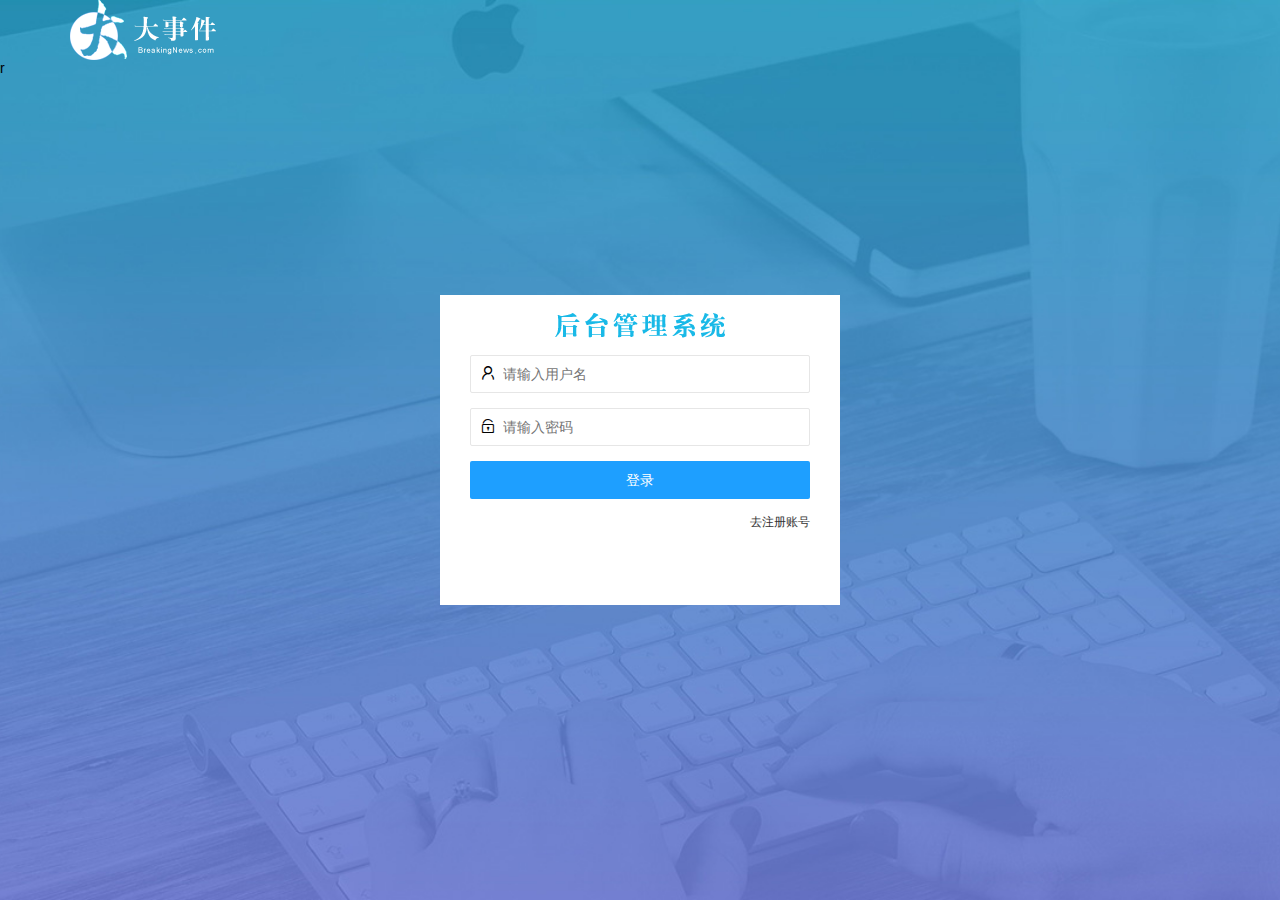
<file: login.html>
<!DOCTYPE html>
<html lang="en">
<head>
    <meta charset="UTF-8">
    <meta http-equiv="X-UA-Compatible" content="IE=edge">
    <meta name="viewport" content="width=device-width, initial-scale=1.0">
    <title>大事件-登录/注册</title>
    <link rel="stylesheet" href="./assets/css/login.css">
    <link rel="stylesheet" href="./assets/lib/layui/css/layui.css">
</head>
<body>
    <!-- 头部logo区域 -->
    <div class="layui-main">
        <img src="./assets/images/logo.png" alt="">
    </div>
    <!-- 登录注册区域 -->
    <div class="loginAndRegBox">
        <div class="title-box"></div>
        <!-- 登录的div -->
        <div class="login-box" >
            <form class="layui-form" action="" id="form-login">
                <!-- 用户名 -->
                <div class="layui-form-item">
                    <i class="layui-icon layui-icon-username"></i> 
                    <input type="text" name="username" required  lay-verify="required" placeholder="请输入用户名" autocomplete="off" class="layui-input">
                </div>
                <!-- 密码 -->
                <div class="layui-form-item">
                    <i class="layui-icon layui-icon-password"></i> 
                    <!-- lay-verify 这里加类 不要加多余的空格!!!!!!!! -->
                    <input type="password" name="password" required  lay-verify="required|pwd" placeholder="请输入密码" autocomplete="off" class="layui-input">
                </div>
                <!-- 登录按钮 -->
                <div class="layui-form-item">
                    <!-- 表单提交按钮和普通按钮 有个类lay-submit 不一样 -->
                    <button class="layui-btn layui-btn-fluid layui-btn-normal" lay-submit lay-filter="formDemo">登录</button>
                </div>
                <!-- 点击的链接 -->
                <div class="layui-form-item links">
                    <a href="#" id="link_reg">去注册账号</a>
                </div>
            </form>
        </div>

        <!-- 注册的div -->
        <div class="reg-box">
            <form class="layui-form" action="" id="form-reg">
                <!-- 用户名 -->
                <div class="layui-form-item">
                    <i class="layui-icon layui-icon-username"></i> 
                    <input type="text" name="username" required  lay-verify="required" placeholder="请输入用户名" autocomplete="off" class="layui-input">
                </div>
                <!-- 密码 -->
                <div class="layui-form-item">
                    <i class="layui-icon layui-icon-password"></i> 
                    <input type="password" name="password" required  lay-verify="required|pwd" placeholder="请输入密码" autocomplete="off" class="layui-input">
                </div>
                <!-- 确认密码 -->
                <div class="layui-form-item">
                    <i class="layui-icon layui-icon-password"></i> 
                    <input type="password" name="repassword" required  lay-verify="required|pwd|repwd" placeholder="再次确认密码" autocomplete="off" class="layui-input">
                </div>
                <!-- 登录按钮 -->
                <div class="layui-form-item">
                    <!-- 表单提交按钮和普通按钮 有个类lay-submit 不一样 -->
                    <button class="layui-btn layui-btn-fluid layui-btn-normal" lay-submit lay-filter="formDemo">注册</button>
                </div>
                <!-- 点击的链接 -->
                <div class="layui-form-item links">
                    <a href="#" id="link_login">去登录</a>
                </div>
            </form>
            
        </div>
    </div>
    <!-- 导入layui的 js -->
    <script src="./assets/lib/layui/layui.all.js"></script>r
    <!-- 导入 JQuery -->
    <script src="./assets/lib/jquery.js"></script>
    <script src="./assets/js/login.js"></script>
</body>
</html>
</file>
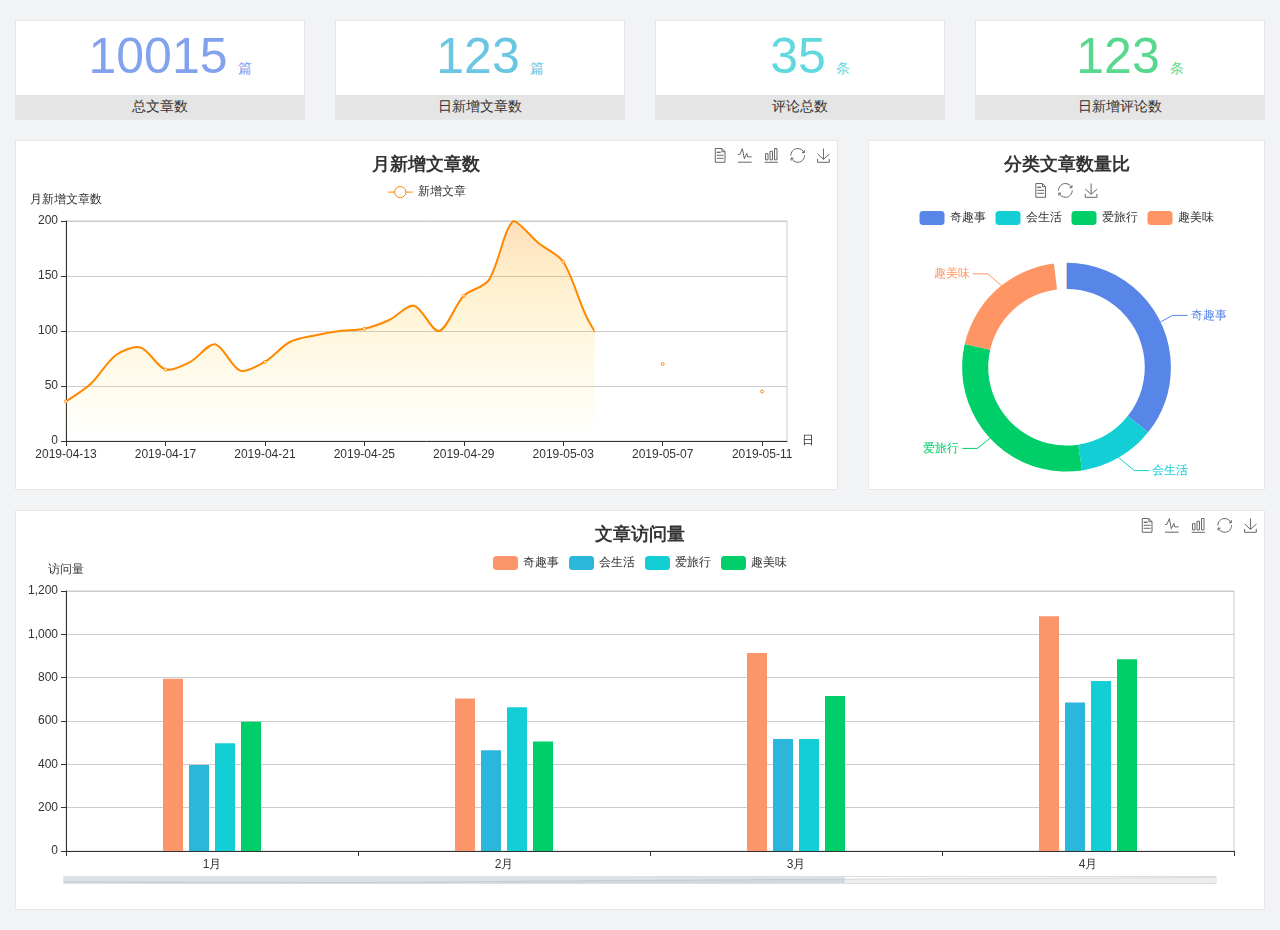
<file: home/dashboard.html>
<!DOCTYPE html>
<html lang="en">

<head>
  <meta charset="UTF-8">
  <meta name="viewport" content="width=device-width, initial-scale=1.0">
  <meta http-equiv="X-UA-Compatible" content="ie=edge">
  <title>图表统计</title>
  <link rel="stylesheet" href="../../assets/lib/bootstrap.css" />
  <link rel="stylesheet" href="../../assets/lib/main.css" />
  <script src="../../assets/lib/jquery.js"></script>
  <script type="text/javascript" src="../../assets/lib/echarts.min.js"></script>
</head>

<body>
  <div class="container-fluid">
    <div class="row spannel_list">
      <div class="col-sm-3 col-xs-6">
        <div class="spannel">
          <em>10015</em><span>篇</span>
          <b>总文章数</b>
        </div>
      </div>
      <div class="col-sm-3 col-xs-6">
        <div class="spannel scolor01">
          <em>123</em><span>篇</span>
          <b>日新增文章数</b>
        </div>
      </div>
      <div class="col-sm-3 col-xs-6">
        <div class="spannel scolor02">
          <em>35</em><span>条</span>
          <b>评论总数</b>
        </div>
      </div>
      <div class="col-sm-3 col-xs-6">
        <div class="spannel scolor03">
          <em>123</em><span>条</span>
          <b>日新增评论数</b>
        </div>
      </div>
    </div>
  </div>

  <div class="container-fluid">
    <div class="row curve-pie">
      <div class="col-lg-8 col-md-8">
        <div class="gragh_pannel" id="curve_show"></div>
      </div>
      <div class="col-lg-4 col-md-4">
        <div class="gragh_pannel" id="pie_show"></div>
      </div>
    </div>
  </div>

  <div class="container-fluid">
    <div class="column_pannel" id="column_show"></div>
  </div>

  <script>
    var oChart = echarts.init(document.getElementById('curve_show'));
    var aList_all = [
      { 'count': 36, 'date': '2019-04-13' },
      { 'count': 52, 'date': '2019-04-14' },
      { 'count': 78, 'date': '2019-04-15' },
      { 'count': 85, 'date': '2019-04-16' },
      { 'count': 65, 'date': '2019-04-17' },
      { 'count': 72, 'date': '2019-04-18' },
      { 'count': 88, 'date': '2019-04-19' },
      { 'count': 64, 'date': '2019-04-20' },
      { 'count': 72, 'date': '2019-04-21' },
      { 'count': 90, 'date': '2019-04-22' },
      { 'count': 96, 'date': '2019-04-23' },
      { 'count': 100, 'date': '2019-04-24' },
      { 'count': 102, 'date': '2019-04-25' },
      { 'count': 110, 'date': '2019-04-26' },
      { 'count': 123, 'date': '2019-04-27' },
      { 'count': 100, 'date': '2019-04-28' },
      { 'count': 132, 'date': '2019-04-29' },
      { 'count': 146, 'date': '2019-04-30' },
      { 'count': 200, 'date': '2019-05-01' },
      { 'count': 180, 'date': '2019-05-02' },
      { 'count': 163, 'date': '2019-05-03' },
      { 'count': 110, 'date': '2019-05-04' },
      { 'count': 80, 'date': '2019-05-05' },
      { 'count': 82, 'date': '2019-05-06' },
      { 'count': 70, 'date': '2019-05-07' },
      { 'count': 65, 'date': '2019-05-08' },
      { 'count': 54, 'date': '2019-05-09' },
      { 'count': 40, 'date': '2019-05-10' },
      { 'count': 45, 'date': '2019-05-11' },
      { 'count': 38, 'date': '2019-05-12' },
    ];

    let aCount = [];
    let aDate = [];

    for (var i = 0; i < aList_all.length; i++) {
      aCount.push(aList_all[i].count);
      aDate.push(aList_all[i].date);
    }

    var chartopt = {
      title: {
        text: '月新增文章数',
        left: 'center',
        top: '10'
      },
      tooltip: {
        trigger: 'axis'
      },
      legend: {
        data: ['新增文章'],
        top: '40'
      },
      toolbox: {
        show: true,
        feature: {
          mark: { show: true },
          dataView: { show: true, readOnly: false },
          magicType: { show: true, type: ['line', 'bar'] },
          restore: { show: true },
          saveAsImage: { show: true }
        }
      },
      calculable: true,
      xAxis: [
        {
          name: '日',
          type: 'category',
          boundaryGap: false,
          data: aDate
        }
      ],
      yAxis: [
        {
          name: '月新增文章数',
          type: 'value'
        }
      ],
      series: [
        {
          name: '新增文章',
          type: 'line',
          smooth: true,
          itemStyle: { normal: { areaStyle: { type: 'default' }, color: '#f80' }, lineStyle: { color: '#f80' } },
          data: aCount
        }],
      areaStyle: {
        normal: {
          color: new echarts.graphic.LinearGradient(0, 0, 0, 1, [{
            offset: 0,
            color: 'rgba(255,136,0,0.39)'
          }, {
            offset: .34,
            color: 'rgba(255,180,0,0.25)'
          }, {
            offset: 1,
            color: 'rgba(255,222,0,0.00)'
          }])

        }
      },
      grid: {
        show: true,
        x: 50,
        x2: 50,
        y: 80,
        height: 220
      }
    };

    oChart.setOption(chartopt);


    var oPie = echarts.init(document.getElementById('pie_show'));
    var oPieopt =
    {
      title: {
        top: 10,
        text: '分类文章数量比',
        x: 'center'
      },
      tooltip: {
        trigger: 'item',
        formatter: "{a} <br/>{b} : {c} ({d}%)"
      },
      color: ['#5885e8', '#13cfd5', '#00ce68', '#ff9565'],
      legend: {
        x: 'center',
        top: 65,
        data: ['奇趣事', '会生活', '爱旅行', '趣美味']
      },
      toolbox: {
        show: true,
        x: 'center',
        top: 35,
        feature: {
          mark: { show: true },
          dataView: { show: true, readOnly: false },
          magicType: {
            show: true,
            type: ['pie', 'funnel'],
            option: {
              funnel: {
                x: '25%',
                width: '50%',
                funnelAlign: 'left',
                max: 1548
              }
            }
          },
          restore: { show: true },
          saveAsImage: { show: true }
        }
      },
      calculable: true,
      series: [
        {
          name: '访问来源',
          type: 'pie',
          radius: ['45%', '60%'],
          center: ['50%', '65%'],
          data: [
            { value: 300, name: '奇趣事' },
            { value: 100, name: '会生活' },
            { value: 260, name: '爱旅行' },
            { value: 180, name: '趣美味' }
          ]
        }
      ]
    };
    oPie.setOption(oPieopt);



    var oColumn = this.echarts.init(document.getElementById('column_show'));
    var oColumnopt =
    {
      title: {
        text: '文章访问量',
        left: 'center',
        top: '10'
      },
      tooltip: {
        trigger: 'axis'
      },
      legend: {
        data: ['奇趣事', '会生活', '爱旅行', '趣美味'],
        top: '40'
      },
      toolbox: {
        show: true,
        feature: {
          mark: { show: true },
          dataView: { show: true, readOnly: false },
          magicType: { show: true, type: ['line', 'bar'] },
          restore: { show: true },
          saveAsImage: { show: true }
        }
      },
      calculable: true,
      xAxis: [
        {
          type: 'category',
          data: ['1月', '2月', '3月', '4月', '5月']
        }
      ],
      yAxis: [
        {
          name: '访问量',
          type: 'value'
        }
      ],
      series: [
        {
          name: '奇趣事',
          type: 'bar',
          barWidth: 20,
          itemStyle: {
            normal: { areaStyle: { type: 'default' }, color: '#fd956a' }
          },
          data: [800, 708, 920, 1090, 1200]
        },
        {
          name: '会生活',
          type: 'bar',
          barWidth: 20,
          itemStyle: {
            normal: { areaStyle: { type: 'default' }, color: '#2bb6db' }
          },
          data: [400, 468, 520, 690, 800]
        },
        {
          name: '爱旅行',
          type: 'bar',
          barWidth: 20,
          itemStyle: {
            normal: { areaStyle: { type: 'default' }, color: '#13cfd5' }
          },
          data: [500, 668, 520, 790, 900]
        },
        {
          name: '趣美味',
          type: 'bar',
          barWidth: 20,
          itemStyle: {
            normal: { areaStyle: { type: 'default' }, color: '#00ce68' }
          },
          data: [600, 508, 720, 890, 1000]
        }
      ],
      grid: {
        show: true,
        x: 50,
        x2: 30,
        y: 80,
        height: 260
      },
      dataZoom: [//给x轴设置滚动条
        {
          start: 0,//默认为0
          end: 100 - 1000 / 31,//默认为100
          type: 'slider',
          show: true,
          xAxisIndex: [0],
          handleSize: 0,//滑动条的 左右2个滑动条的大小
          height: 8,//组件高度
          left: 45, //左边的距离
          right: 50,//右边的距离
          bottom: 26,//右边的距离
          handleColor: '#ddd',//h滑动图标的颜色
          handleStyle: {
            borderColor: "#cacaca",
            borderWidth: "1",
            shadowBlur: 2,
            background: "#ddd",
            shadowColor: "#ddd",
          }
        }]
    };
    oColumn.setOption(oColumnopt);
  </script>
</body>

</html>
</file>
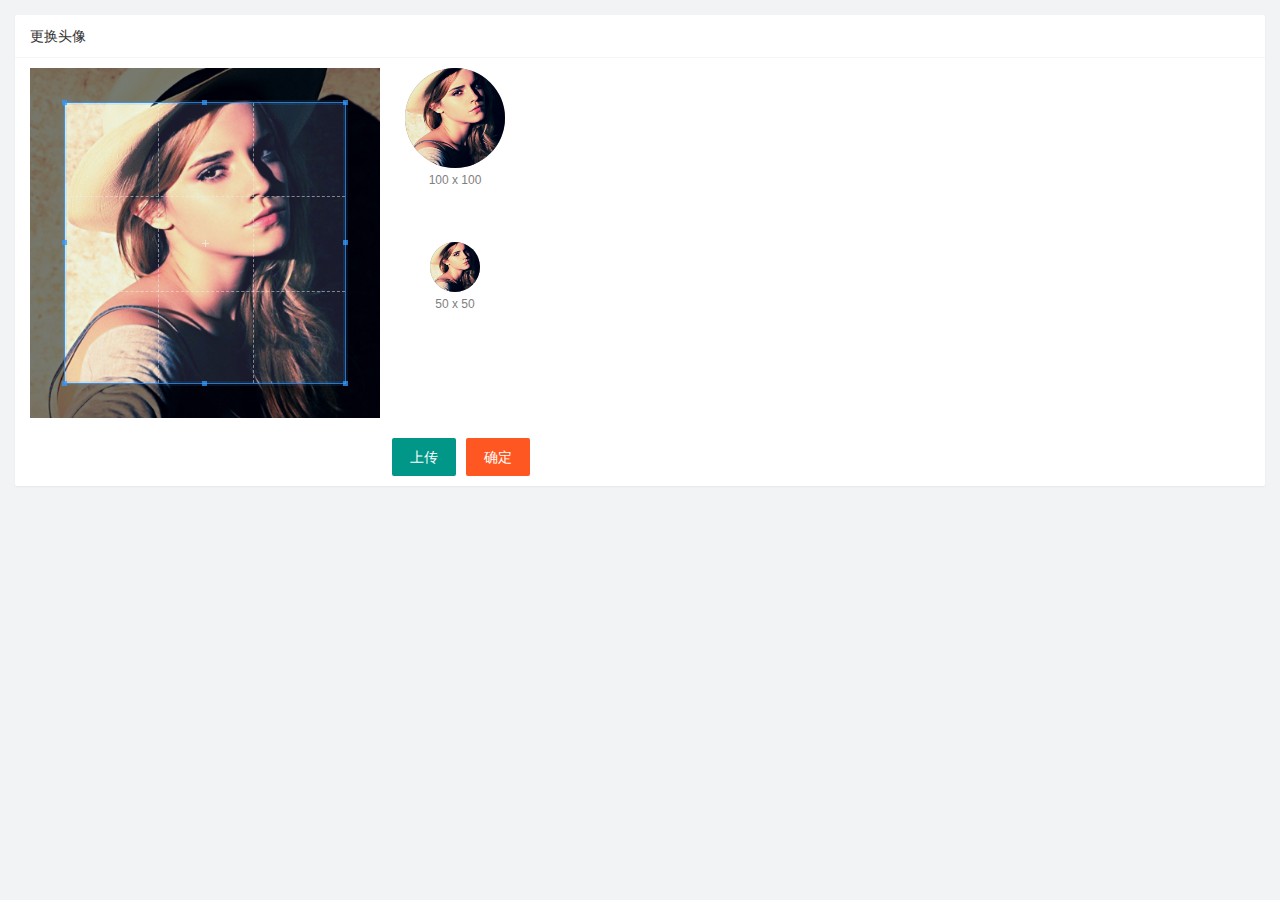
<file: user/user_avatar.html>
<!DOCTYPE html>
<html lang="en">
<head>
    <meta charset="UTF-8">
    <meta http-equiv="X-UA-Compatible" content="IE=edge">
    <meta name="viewport" content="width=device-width, initial-scale=1.0">
    <title>Document</title>
    <link rel="stylesheet" href="/assets/lib/layui/css/layui.css">
    <link rel="stylesheet" href="/assets/css/user/user_avatar.css">
    <link rel="stylesheet" href="/assets/lib/cropper/cropper.css" >
</head>
<body>
    <!-- 卡片区域 -->
    <div class="layui-card">
        <div class="layui-card-header">更换头像</div>
        <div class="layui-card-body">
             <!-- 第一行的图片裁剪和预览区域 -->
            <div class="row1">
                <!-- 图片裁剪区域 -->
                <div class="cropper-box">
                <!-- 这个 img 标签很重要，将来会把它初始化为裁剪区域 -->
                <img id="image" src="/assets/images/sample.jpg" />
                </div>
                <!-- 图片的预览区域 -->
                <div class="preview-box">
                <div>
                    <!-- 宽高为 100px 的预览区域 -->
                    <div class="img-preview w100"></div>
                    <p class="size">100 x 100</p>
                </div>
                <div>
                    <!-- 宽高为 50px 的预览区域 -->
                    <div class="img-preview w50"></div>
                    <p class="size">50 x 50</p>
                </div>
                </div>
            </div>

            <!-- 第二行的按钮区域 -->
            <div class="row2">
                <!-- 用input 模拟 点击事件 -->
                <!-- 用accept 指定允许用户选择什么类型的文件 -->
                <input type="file" name="" id="file" accept="image/png,image/jpg">
                <button type="button" class="layui-btn" id="btnChooseImage">上传</button>
                <button type="button" class="layui-btn layui-btn-danger" id="btnUpload">确定</button>
            </div>
        </div>
    </div>
    <script src="/assets/lib/jquery.js"></script>
    <script src="/assets/lib/cropper/Cropper.js"></script>
    <script src="/assets/lib/cropper/jquery-cropper.js"></script>
    <script src="/assets/lib/layui/layui.all.js"></script>
    <script src="/assets/js/baseAPI.js"></script>
    <script src="/assets/js/user.avatar.js"></script>
</body>
</html>
</file>
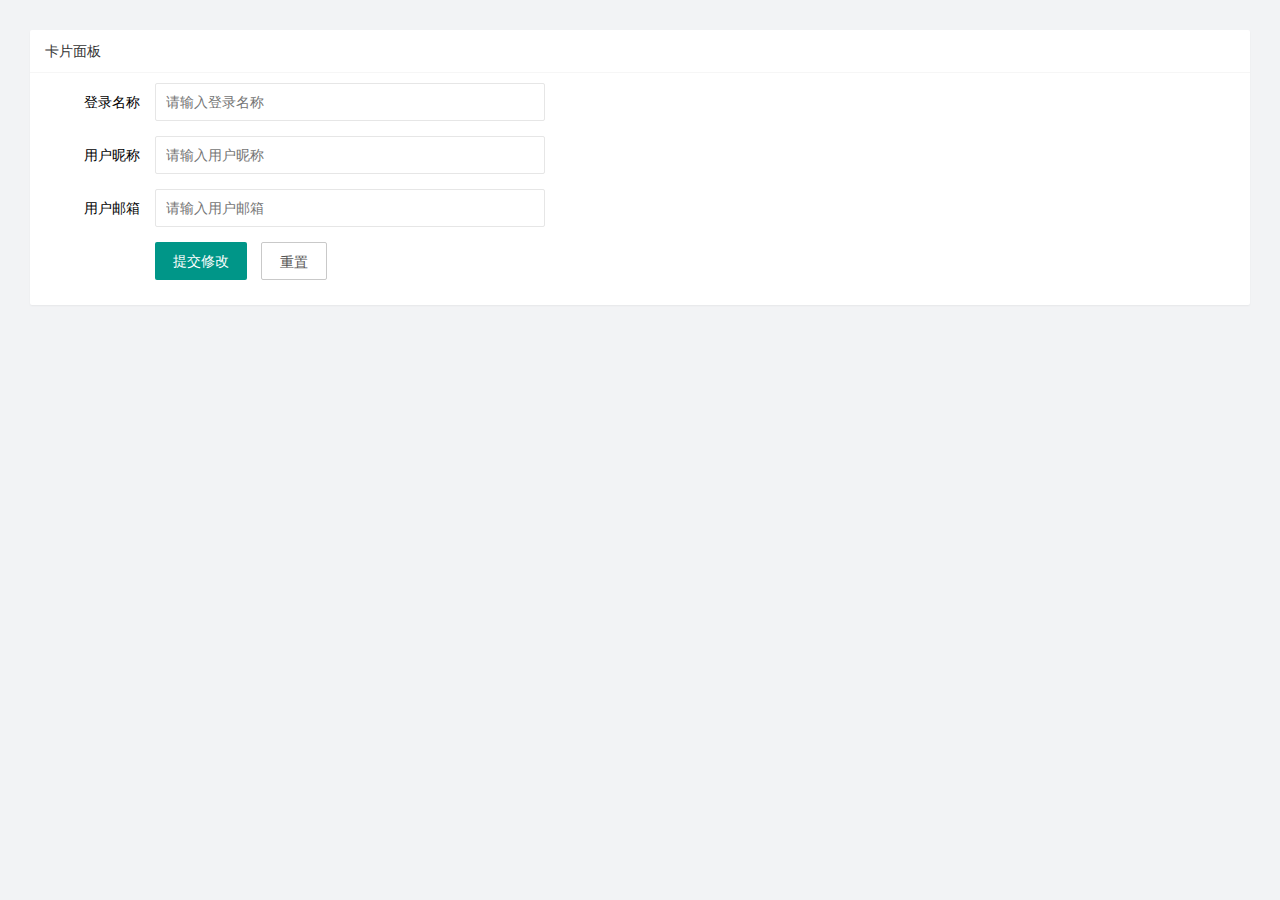
<file: user/user_info.html>
<!DOCTYPE html>
<html lang="en">
<head>
    <meta charset="UTF-8">
    <meta http-equiv="X-UA-Compatible" content="IE=edge">
    <meta name="viewport" content="width=device-width, initial-scale=1.0">
    <title>Document</title>
    <link rel="stylesheet" href="../assets/lib/layui/css/layui.css">
    <link rel="stylesheet" href="../assets/css/user/user_info.css">
</head>
<body>
    <!-- 卡片区域 -->
    <div class="layui-card">
        <div class="layui-card-header">卡片面板</div>
        <div class="layui-card-body">
          <!-- form 表单区域 -->
          <form class="layui-form" action="" lay-filter="formUserInfo">
            <!-- 隐藏域 -->
            <input type="hidden" name="id">
            <div class="layui-form-item">
              <label class="layui-form-label">登录名称</label>
              <div class="layui-input-block">
                 <input type="text" name="username" required  lay-verify="required" placeholder="请输入登录名称" autocomplete="off" class="layui-input" readonly>
              </div>
            </div>
            <div class="layui-form-item">
                <label class="layui-form-label">用户昵称 </label>
                <div class="layui-input-block">
                   <input type="text" name="nickname" required  lay-verify="required|nickname" placeholder="请输入用户昵称" autocomplete="off" class="layui-input">
                </div>
            </div>
            <div class="layui-form-item">
                <label class="layui-form-label">用户邮箱</label>
                <div class="layui-input-block">
                    <input type="text" name="email" required  lay-verify="required|email" placeholder="请输入用户邮箱" autocomplete="off" class="layui-input">
                </div>
            </div>
            <!-- 提交和重置 -->
            <div class="layui-form-item">
                <div class="layui-input-block">
                  <button class="layui-btn" lay-submit lay-filter="formDemo">提交修改</button>
                  <button type="reset" id="btnReset" class="layui-btn layui-btn-primary">重置</button>
                </div>
            </div>
          </form>
        </div>
    </div>
    <!-- 导入layui js文件 -->
    <script src="../assets/lib/layui/layui.all.js"></script>
    <script src="/assets/lib/jquery.js"></script>
    <!-- 导入BaseAPI -->
    <script src="/assets/js/baseAPI.js"></script>
    <script src="/assets/js/user_info.js"></script>
</body>
</html>
</file>
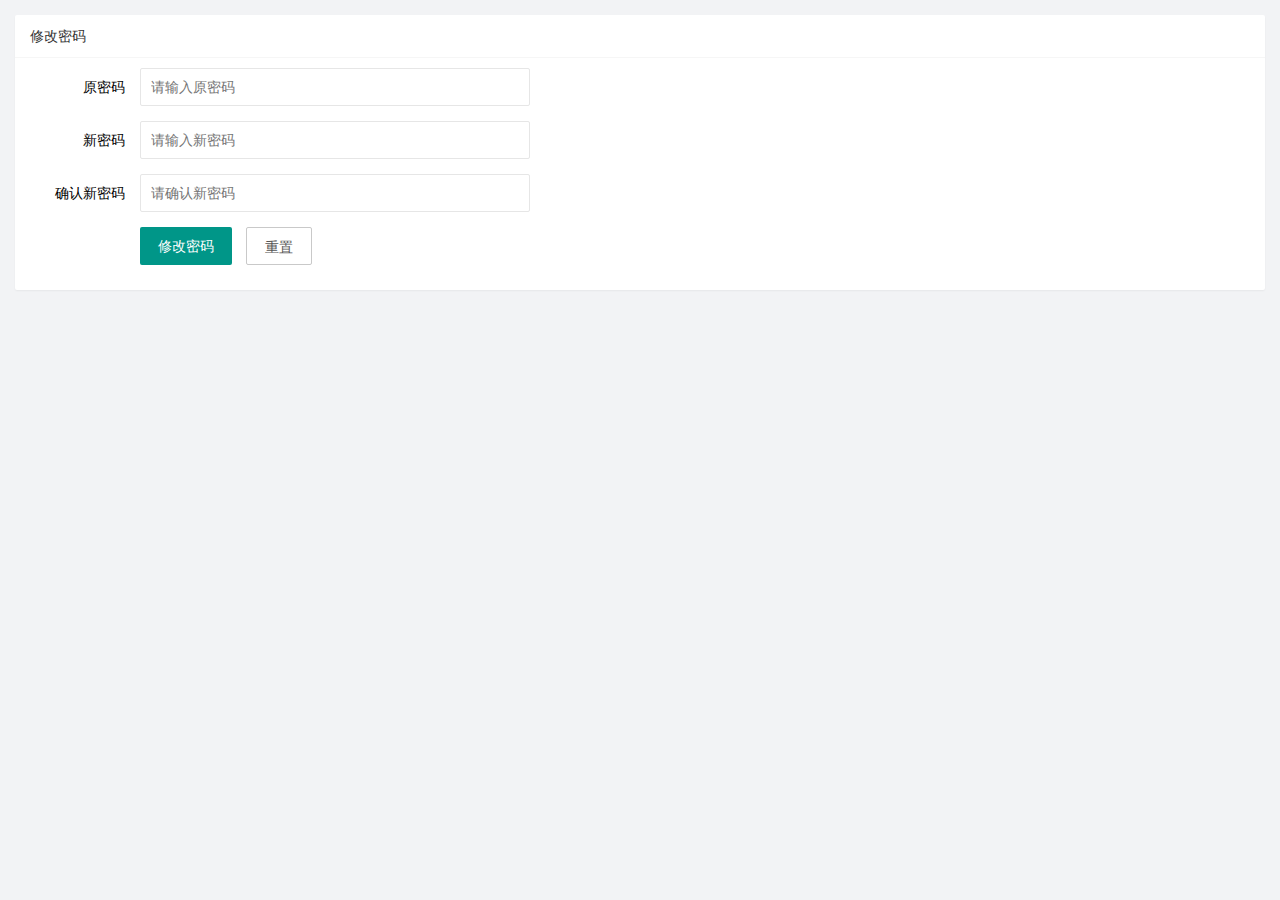
<file: user/user_pwd.html>
<!DOCTYPE html>
<html lang="en">
<head>
    <meta charset="UTF-8">
    <meta http-equiv="X-UA-Compatible" content="IE=edge">
    <meta name="viewport" content="width=device-width, initial-scale=1.0">
    <title>Document</title>
    <link rel="stylesheet" href="/assets/lib/layui/css/layui.css">
    <link rel="stylesheet" href="/assets/css/user/user_pwd.css">
</head>
<body>
    <!-- 卡片区域 -->
    <div class="layui-card">
        <div class="layui-card-header">修改密码</div>
        <div class="layui-card-body">
            <form class="layui-form" action="">
                <div class="layui-form-item">
                  <label class="layui-form-label">原密码</label>
                  <div class="layui-input-block">
                    <input type="password" name="oldPwd" required  lay-verify="require|pwd" placeholder="请输入原密码" autocomplete="off" class="layui-input">
                  </div>
                </div>
                <div class="layui-form-item">
                    <label class="layui-form-label">新密码</label>
                    <div class="layui-input-block">
                      <input type="password" name="newPwd" required  lay-verify="required|pwd|samePwd" placeholder="请输入新密码" autocomplete="off" class="layui-input">
                    </div>
                </div>
                <div class="layui-form-item">
                    <label class="layui-form-label">确认新密码</label>
                    <div class="layui-input-block">
                      <input type="password" name="rePwd" required  lay-verify="required|pwd|rePwd" placeholder="请确认新密码" autocomplete="off" class="layui-input">
                    </div>
                </div>
                <div class="layui-form-item">
                    <div class="layui-input-block">
                      <button class="layui-btn" lay-submit lay-filter="formDemo">修改密码</button>
                      <button type="reset" class="layui-btn layui-btn-primary">重置</button>
                    </div>
                </div>
            </form>
        </div>
    </div>
    <script src="/assets/lib/layui/layui.all.js"></script>
    <script src="/assets/lib/jquery.js"></script>
    <script src="/assets/js/baseAPI.js"></script>
    <script src="/assets/js/user_pwd.js"></script>
</body>
</html>
</file>
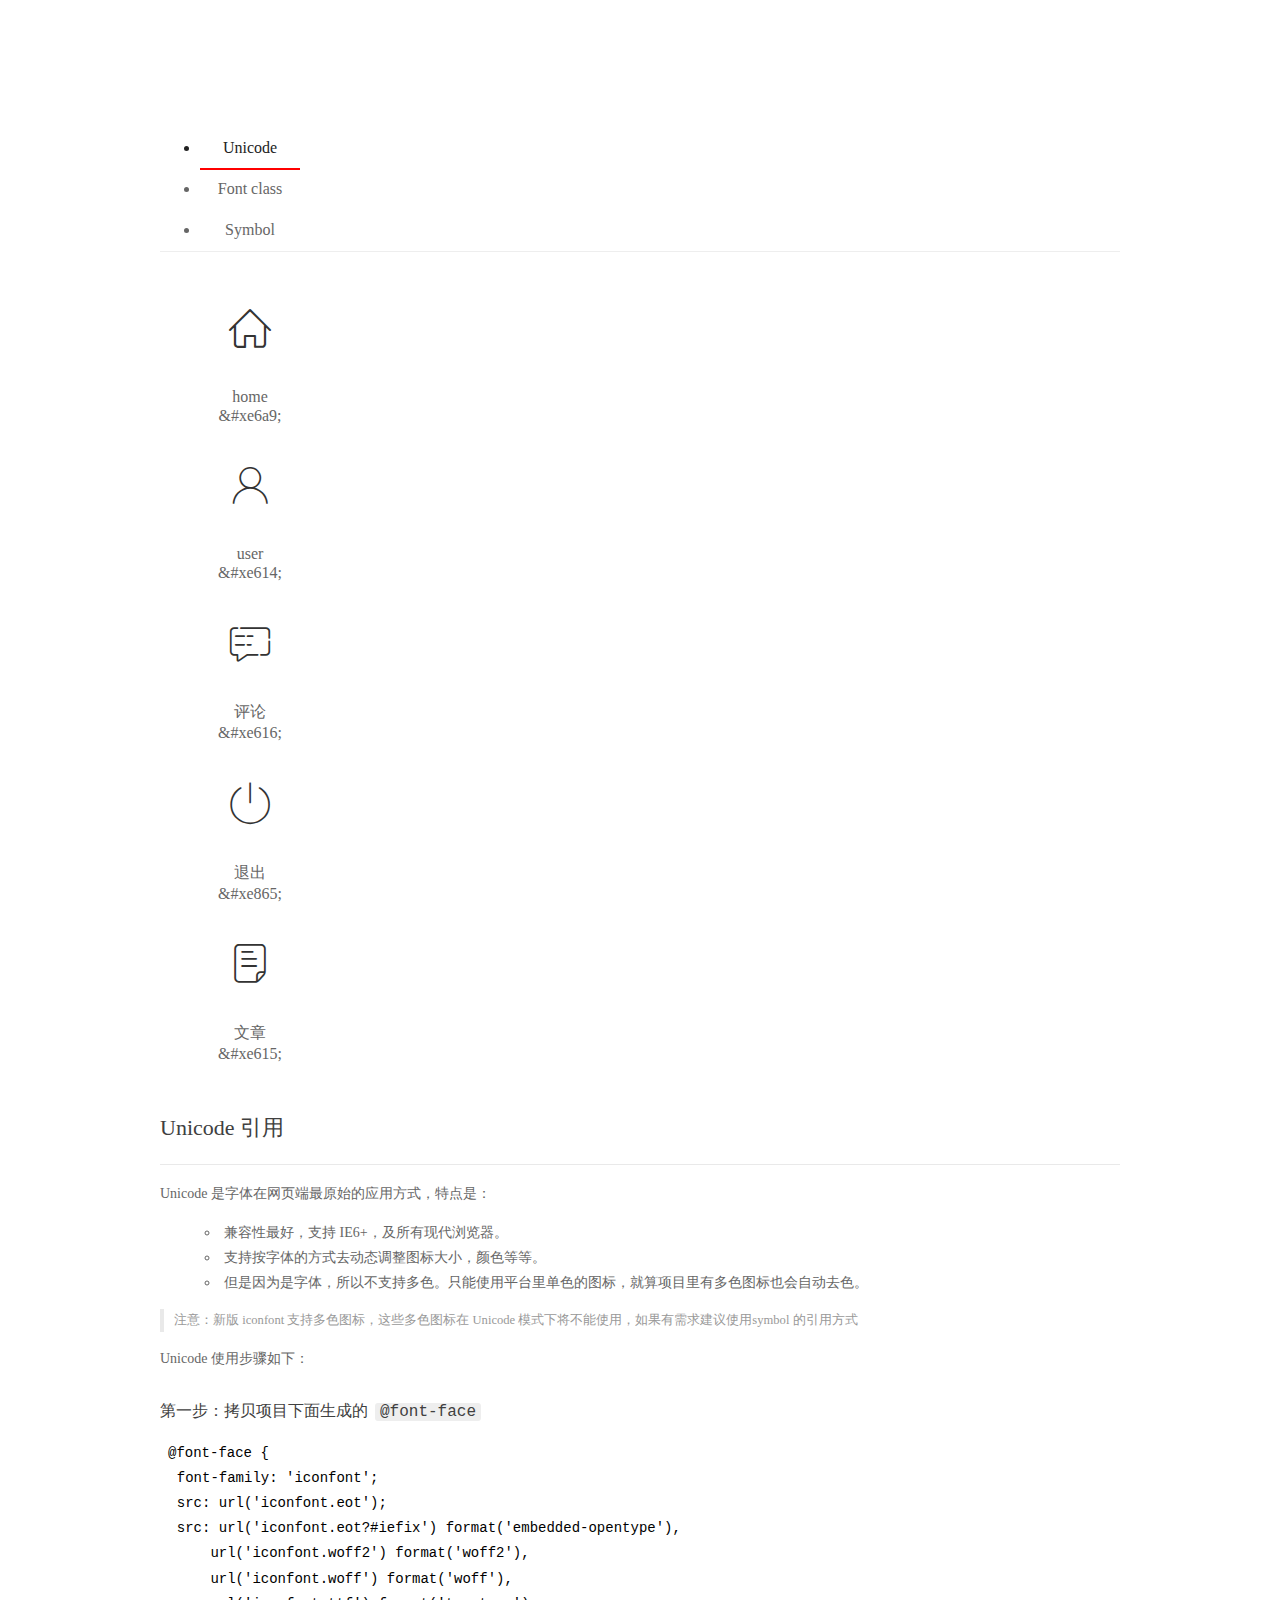
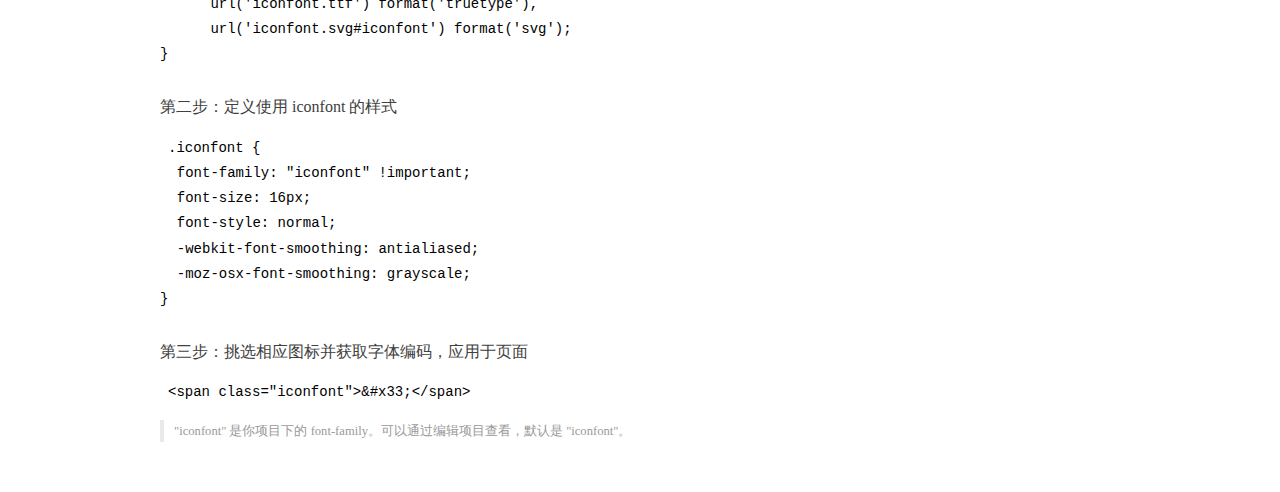
<file: assets/fonts/demo_index.html>
<!DOCTYPE html>
<html>
<head>
  <meta charset="utf-8"/>
  <title>IconFont Demo</title>
  <link rel="shortcut icon" href="https://gtms04.alicdn.com/tps/i4/TB1_oz6GVXXXXaFXpXXJDFnIXXX-64-64.ico" type="image/x-icon"/>
  <link rel="stylesheet" href="https://g.alicdn.com/thx/cube/1.3.2/cube.min.css">
  <link rel="stylesheet" href="demo.css">
  <link rel="stylesheet" href="iconfont.css">
  <script src="iconfont.js"></script>
  <!-- jQuery -->
  <script src="https://a1.alicdn.com/oss/uploads/2018/12/26/7bfddb60-08e8-11e9-9b04-53e73bb6408b.js"></script>
  <!-- 代码高亮 -->
  <script src="https://a1.alicdn.com/oss/uploads/2018/12/26/a3f714d0-08e6-11e9-8a15-ebf944d7534c.js"></script>
</head>
<body>
  <div class="main">
    <h1 class="logo"><a href="https://www.iconfont.cn/" title="iconfont 首页" target="_blank">&#xe86b;</a></h1>
    <div class="nav-tabs">
      <ul id="tabs" class="dib-box">
        <li class="dib active"><span>Unicode</span></li>
        <li class="dib"><span>Font class</span></li>
        <li class="dib"><span>Symbol</span></li>
      </ul>
      
    </div>
    <div class="tab-container">
      <div class="content unicode" style="display: block;">
          <ul class="icon_lists dib-box">
          
            <li class="dib">
              <span class="icon iconfont">&#xe6a9;</span>
                <div class="name">home</div>
                <div class="code-name">&amp;#xe6a9;</div>
              </li>
          
            <li class="dib">
              <span class="icon iconfont">&#xe614;</span>
                <div class="name">user</div>
                <div class="code-name">&amp;#xe614;</div>
              </li>
          
            <li class="dib">
              <span class="icon iconfont">&#xe616;</span>
                <div class="name">评论</div>
                <div class="code-name">&amp;#xe616;</div>
              </li>
          
            <li class="dib">
              <span class="icon iconfont">&#xe865;</span>
                <div class="name">退出</div>
                <div class="code-name">&amp;#xe865;</div>
              </li>
          
            <li class="dib">
              <span class="icon iconfont">&#xe615;</span>
                <div class="name">文章</div>
                <div class="code-name">&amp;#xe615;</div>
              </li>
          
          </ul>
          <div class="article markdown">
          <h2 id="unicode-">Unicode 引用</h2>
          <hr>

          <p>Unicode 是字体在网页端最原始的应用方式，特点是：</p>
          <ul>
            <li>兼容性最好，支持 IE6+，及所有现代浏览器。</li>
            <li>支持按字体的方式去动态调整图标大小，颜色等等。</li>
            <li>但是因为是字体，所以不支持多色。只能使用平台里单色的图标，就算项目里有多色图标也会自动去色。</li>
          </ul>
          <blockquote>
            <p>注意：新版 iconfont 支持多色图标，这些多色图标在 Unicode 模式下将不能使用，如果有需求建议使用symbol 的引用方式</p>
          </blockquote>
          <p>Unicode 使用步骤如下：</p>
          <h3 id="-font-face">第一步：拷贝项目下面生成的 <code>@font-face</code></h3>
<pre><code class="language-css"
>@font-face {
  font-family: 'iconfont';
  src: url('iconfont.eot');
  src: url('iconfont.eot?#iefix') format('embedded-opentype'),
      url('iconfont.woff2') format('woff2'),
      url('iconfont.woff') format('woff'),
      url('iconfont.ttf') format('truetype'),
      url('iconfont.svg#iconfont') format('svg');
}
</code></pre>
          <h3 id="-iconfont-">第二步：定义使用 iconfont 的样式</h3>
<pre><code class="language-css"
>.iconfont {
  font-family: "iconfont" !important;
  font-size: 16px;
  font-style: normal;
  -webkit-font-smoothing: antialiased;
  -moz-osx-font-smoothing: grayscale;
}
</code></pre>
          <h3 id="-">第三步：挑选相应图标并获取字体编码，应用于页面</h3>
<pre>
<code class="language-html"
>&lt;span class="iconfont"&gt;&amp;#x33;&lt;/span&gt;
</code></pre>
          <blockquote>
            <p>"iconfont" 是你项目下的 font-family。可以通过编辑项目查看，默认是 "iconfont"。</p>
          </blockquote>
          </div>
      </div>
      <div class="content font-class">
        <ul class="icon_lists dib-box">
          
          <li class="dib">
            <span class="icon iconfont icon-home"></span>
            <div class="name">
              home
            </div>
            <div class="code-name">.icon-home
            </div>
          </li>
          
          <li class="dib">
            <span class="icon iconfont icon-user"></span>
            <div class="name">
              user
            </div>
            <div class="code-name">.icon-user
            </div>
          </li>
          
          <li class="dib">
            <span class="icon iconfont icon-pinglun"></span>
            <div class="name">
              评论
            </div>
            <div class="code-name">.icon-pinglun
            </div>
          </li>
          
          <li class="dib">
            <span class="icon iconfont icon-tuichu"></span>
            <div class="name">
              退出
            </div>
            <div class="code-name">.icon-tuichu
            </div>
          </li>
          
          <li class="dib">
            <span class="icon iconfont icon-16"></span>
            <div class="name">
              文章
            </div>
            <div class="code-name">.icon-16
            </div>
          </li>
          
        </ul>
        <div class="article markdown">
        <h2 id="font-class-">font-class 引用</h2>
        <hr>

        <p>font-class 是 Unicode 使用方式的一种变种，主要是解决 Unicode 书写不直观，语意不明确的问题。</p>
        <p>与 Unicode 使用方式相比，具有如下特点：</p>
        <ul>
          <li>兼容性良好，支持 IE8+，及所有现代浏览器。</li>
          <li>相比于 Unicode 语意明确，书写更直观。可以很容易分辨这个 icon 是什么。</li>
          <li>因为使用 class 来定义图标，所以当要替换图标时，只需要修改 class 里面的 Unicode 引用。</li>
          <li>不过因为本质上还是使用的字体，所以多色图标还是不支持的。</li>
        </ul>
        <p>使用步骤如下：</p>
        <h3 id="-fontclass-">第一步：引入项目下面生成的 fontclass 代码：</h3>
<pre><code class="language-html">&lt;link rel="stylesheet" href="./iconfont.css"&gt;
</code></pre>
        <h3 id="-">第二步：挑选相应图标并获取类名，应用于页面：</h3>
<pre><code class="language-html">&lt;span class="iconfont icon-xxx"&gt;&lt;/span&gt;
</code></pre>
        <blockquote>
          <p>"
            iconfont" 是你项目下的 font-family。可以通过编辑项目查看，默认是 "iconfont"。</p>
        </blockquote>
      </div>
      </div>
      <div class="content symbol">
          <ul class="icon_lists dib-box">
          
            <li class="dib">
                <svg class="icon svg-icon" aria-hidden="true">
                  <use xlink:href="#icon-home"></use>
                </svg>
                <div class="name">home</div>
                <div class="code-name">#icon-home</div>
            </li>
          
            <li class="dib">
                <svg class="icon svg-icon" aria-hidden="true">
                  <use xlink:href="#icon-user"></use>
                </svg>
                <div class="name">user</div>
                <div class="code-name">#icon-user</div>
            </li>
          
            <li class="dib">
                <svg class="icon svg-icon" aria-hidden="true">
                  <use xlink:href="#icon-pinglun"></use>
                </svg>
                <div class="name">评论</div>
                <div class="code-name">#icon-pinglun</div>
            </li>
          
            <li class="dib">
                <svg class="icon svg-icon" aria-hidden="true">
                  <use xlink:href="#icon-tuichu"></use>
                </svg>
                <div class="name">退出</div>
                <div class="code-name">#icon-tuichu</div>
            </li>
          
            <li class="dib">
                <svg class="icon svg-icon" aria-hidden="true">
                  <use xlink:href="#icon-16"></use>
                </svg>
                <div class="name">文章</div>
                <div class="code-name">#icon-16</div>
            </li>
          
          </ul>
          <div class="article markdown">
          <h2 id="symbol-">Symbol 引用</h2>
          <hr>

          <p>这是一种全新的使用方式，应该说这才是未来的主流，也是平台目前推荐的用法。相关介绍可以参考这篇<a href="">文章</a>
            这种用法其实是做了一个 SVG 的集合，与另外两种相比具有如下特点：</p>
          <ul>
            <li>支持多色图标了，不再受单色限制。</li>
            <li>通过一些技巧，支持像字体那样，通过 <code>font-size</code>, <code>color</code> 来调整样式。</li>
            <li>兼容性较差，支持 IE9+，及现代浏览器。</li>
            <li>浏览器渲染 SVG 的性能一般，还不如 png。</li>
          </ul>
          <p>使用步骤如下：</p>
          <h3 id="-symbol-">第一步：引入项目下面生成的 symbol 代码：</h3>
<pre><code class="language-html">&lt;script src="./iconfont.js"&gt;&lt;/script&gt;
</code></pre>
          <h3 id="-css-">第二步：加入通用 CSS 代码（引入一次就行）：</h3>
<pre><code class="language-html">&lt;style&gt;
.icon {
  width: 1em;
  height: 1em;
  vertical-align: -0.15em;
  fill: currentColor;
  overflow: hidden;
}
&lt;/style&gt;
</code></pre>
          <h3 id="-">第三步：挑选相应图标并获取类名，应用于页面：</h3>
<pre><code class="language-html">&lt;svg class="icon" aria-hidden="true"&gt;
  &lt;use xlink:href="#icon-xxx"&gt;&lt;/use&gt;
&lt;/svg&gt;
</code></pre>
          </div>
      </div>

    </div>
  </div>
  <script>
  $(document).ready(function () {
      $('.tab-container .content:first').show()

      $('#tabs li').click(function (e) {
        var tabContent = $('.tab-container .content')
        var index = $(this).index()

        if ($(this).hasClass('active')) {
          return
        } else {
          $('#tabs li').removeClass('active')
          $(this).addClass('active')

          tabContent.hide().eq(index).fadeIn()
        }
      })
    })
  </script>
</body>
</html>
</file>
<file: assets/css/login.css>
html,
body {
  margin: 0;
  padding: 0;
  height: 100%;
  width: 100%;
  background: url(../images/login_bg.jpg) no-repeat center;
  background-size: cover;
}
.loginAndRegBox {
  width: 400px;
  height: 310px;
  background-color: #fff;
  position: absolute;
  left: 50%;
  top: 50%;
  transform: translate(-50%, -50%);
}
.loginAndRegBox .title-box {
  height: 60px;
  background: url(../images/login_title.png) no-repeat center;
}
.loginAndRegBox .reg-box {
  display: none;
}
.loginAndRegBox .layui-form {
  padding: 0 30px;
}
.loginAndRegBox .layui-form .links {
  display: flex;
  justify-content: flex-end;
}
.loginAndRegBox .layui-form .links a {
  font-size: 12px;
}
.loginAndRegBox .layui-form-item {
  position: relative;
}
.loginAndRegBox .layui-form-item .layui-icon {
  position: absolute;
  left: 10px;
  top: 10px;
}
.loginAndRegBox .layui-form-item .layui-input {
  padding-left: 32px;
}
</file>
<file: assets/lib/layui/css/layui.css>
/** layui-v2.5.5 MIT License By https://www.layui.com */
 .layui-inline,img{display:inline-block;vertical-align:middle}h1,h2,h3,h4,h5,h6{font-weight:400}.layui-edge,.layui-header,.layui-inline,.layui-main{position:relative}.layui-body,.layui-edge,.layui-elip{overflow:hidden}.layui-btn,.layui-edge,.layui-inline,img{vertical-align:middle}.layui-btn,.layui-disabled,.layui-icon,.layui-unselect{-moz-user-select:none;-webkit-user-select:none;-ms-user-select:none}.layui-elip,.layui-form-checkbox span,.layui-form-pane .layui-form-label{text-overflow:ellipsis;white-space:nowrap}.layui-breadcrumb,.layui-tree-btnGroup{visibility:hidden}blockquote,body,button,dd,div,dl,dt,form,h1,h2,h3,h4,h5,h6,input,li,ol,p,pre,td,textarea,th,ul{margin:0;padding:0;-webkit-tap-highlight-color:rgba(0,0,0,0)}a:active,a:hover{outline:0}img{border:none}li{list-style:none}table{border-collapse:collapse;border-spacing:0}h4,h5,h6{font-size:100%}button,input,optgroup,option,select,textarea{font-family:inherit;font-size:inherit;font-style:inherit;font-weight:inherit;outline:0}pre{white-space:pre-wrap;white-space:-moz-pre-wrap;white-space:-pre-wrap;white-space:-o-pre-wrap;word-wrap:break-word}body{line-height:24px;font:14px Helvetica Neue,Helvetica,PingFang SC,Tahoma,Arial,sans-serif}hr{height:1px;margin:10px 0;border:0;clear:both}a{color:#333;text-decoration:none}a:hover{color:#777}a cite{font-style:normal;*cursor:pointer}.layui-border-box,.layui-border-box *{box-sizing:border-box}.layui-box,.layui-box *{box-sizing:content-box}.layui-clear{clear:both;*zoom:1}.layui-clear:after{content:'\20';clear:both;*zoom:1;display:block;height:0}.layui-inline{*display:inline;*zoom:1}.layui-edge{display:inline-block;width:0;height:0;border-width:6px;border-style:dashed;border-color:transparent}.layui-edge-top{top:-4px;border-bottom-color:#999;border-bottom-style:solid}.layui-edge-right{border-left-color:#999;border-left-style:solid}.layui-edge-bottom{top:2px;border-top-color:#999;border-top-style:solid}.layui-edge-left{border-right-color:#999;border-right-style:solid}.layui-disabled,.layui-disabled:hover{color:#d2d2d2!important;cursor:not-allowed!important}.layui-circle{border-radius:100%}.layui-show{display:block!important}.layui-hide{display:none!important}@font-face{font-family:layui-icon;src:url(../font/iconfont.eot?v=250);src:url(../font/iconfont.eot?v=250#iefix) format('embedded-opentype'),url(../font/iconfont.woff2?v=250) format('woff2'),url(../font/iconfont.woff?v=250) format('woff'),url(../font/iconfont.ttf?v=250) format('truetype'),url(../font/iconfont.svg?v=250#layui-icon) format('svg')}.layui-icon{font-family:layui-icon!important;font-size:16px;font-style:normal;-webkit-font-smoothing:antialiased;-moz-osx-font-smoothing:grayscale}.layui-icon-reply-fill:before{content:"\e611"}.layui-icon-set-fill:before{content:"\e614"}.layui-icon-menu-fill:before{content:"\e60f"}.layui-icon-search:before{content:"\e615"}.layui-icon-share:before{content:"\e641"}.layui-icon-set-sm:before{content:"\e620"}.layui-icon-engine:before{content:"\e628"}.layui-icon-close:before{content:"\1006"}.layui-icon-close-fill:before{content:"\1007"}.layui-icon-chart-screen:before{content:"\e629"}.layui-icon-star:before{content:"\e600"}.layui-icon-circle-dot:before{content:"\e617"}.layui-icon-chat:before{content:"\e606"}.layui-icon-release:before{content:"\e609"}.layui-icon-list:before{content:"\e60a"}.layui-icon-chart:before{content:"\e62c"}.layui-icon-ok-circle:before{content:"\1005"}.layui-icon-layim-theme:before{content:"\e61b"}.layui-icon-table:before{content:"\e62d"}.layui-icon-right:before{content:"\e602"}.layui-icon-left:before{content:"\e603"}.layui-icon-cart-simple:before{content:"\e698"}.layui-icon-face-cry:before{content:"\e69c"}.layui-icon-face-smile:before{content:"\e6af"}.layui-icon-survey:before{content:"\e6b2"}.layui-icon-tree:before{content:"\e62e"}.layui-icon-upload-circle:before{content:"\e62f"}.layui-icon-add-circle:before{content:"\e61f"}.layui-icon-download-circle:before{content:"\e601"}.layui-icon-templeate-1:before{content:"\e630"}.layui-icon-util:before{content:"\e631"}.layui-icon-face-surprised:before{content:"\e664"}.layui-icon-edit:before{content:"\e642"}.layui-icon-speaker:before{content:"\e645"}.layui-icon-down:before{content:"\e61a"}.layui-icon-file:before{content:"\e621"}.layui-icon-layouts:before{content:"\e632"}.layui-icon-rate-half:before{content:"\e6c9"}.layui-icon-add-circle-fine:before{content:"\e608"}.layui-icon-prev-circle:before{content:"\e633"}.layui-icon-read:before{content:"\e705"}.layui-icon-404:before{content:"\e61c"}.layui-icon-carousel:before{content:"\e634"}.layui-icon-help:before{content:"\e607"}.layui-icon-code-circle:before{content:"\e635"}.layui-icon-water:before{content:"\e636"}.layui-icon-username:before{content:"\e66f"}.layui-icon-find-fill:before{content:"\e670"}.layui-icon-about:before{content:"\e60b"}.layui-icon-location:before{content:"\e715"}.layui-icon-up:before{content:"\e619"}.layui-icon-pause:before{content:"\e651"}.layui-icon-date:before{content:"\e637"}.layui-icon-layim-uploadfile:before{content:"\e61d"}.layui-icon-delete:before{content:"\e640"}.layui-icon-play:before{content:"\e652"}.layui-icon-top:before{content:"\e604"}.layui-icon-friends:before{content:"\e612"}.layui-icon-refresh-3:before{content:"\e9aa"}.layui-icon-ok:before{content:"\e605"}.layui-icon-layer:before{content:"\e638"}.layui-icon-face-smile-fine:before{content:"\e60c"}.layui-icon-dollar:before{content:"\e659"}.layui-icon-group:before{content:"\e613"}.layui-icon-layim-download:before{content:"\e61e"}.layui-icon-picture-fine:before{content:"\e60d"}.layui-icon-link:before{content:"\e64c"}.layui-icon-diamond:before{content:"\e735"}.layui-icon-log:before{content:"\e60e"}.layui-icon-rate-solid:before{content:"\e67a"}.layui-icon-fonts-del:before{content:"\e64f"}.layui-icon-unlink:before{content:"\e64d"}.layui-icon-fonts-clear:before{content:"\e639"}.layui-icon-triangle-r:before{content:"\e623"}.layui-icon-circle:before{content:"\e63f"}.layui-icon-radio:before{content:"\e643"}.layui-icon-align-center:before{content:"\e647"}.layui-icon-align-right:before{content:"\e648"}.layui-icon-align-left:before{content:"\e649"}.layui-icon-loading-1:before{content:"\e63e"}.layui-icon-return:before{content:"\e65c"}.layui-icon-fonts-strong:before{content:"\e62b"}.layui-icon-upload:before{content:"\e67c"}.layui-icon-dialogue:before{content:"\e63a"}.layui-icon-video:before{content:"\e6ed"}.layui-icon-headset:before{content:"\e6fc"}.layui-icon-cellphone-fine:before{content:"\e63b"}.layui-icon-add-1:before{content:"\e654"}.layui-icon-face-smile-b:before{content:"\e650"}.layui-icon-fonts-html:before{content:"\e64b"}.layui-icon-form:before{content:"\e63c"}.layui-icon-cart:before{content:"\e657"}.layui-icon-camera-fill:before{content:"\e65d"}.layui-icon-tabs:before{content:"\e62a"}.layui-icon-fonts-code:before{content:"\e64e"}.layui-icon-fire:before{content:"\e756"}.layui-icon-set:before{content:"\e716"}.layui-icon-fonts-u:before{content:"\e646"}.layui-icon-triangle-d:before{content:"\e625"}.layui-icon-tips:before{content:"\e702"}.layui-icon-picture:before{content:"\e64a"}.layui-icon-more-vertical:before{content:"\e671"}.layui-icon-flag:before{content:"\e66c"}.layui-icon-loading:before{content:"\e63d"}.layui-icon-fonts-i:before{content:"\e644"}.layui-icon-refresh-1:before{content:"\e666"}.layui-icon-rmb:before{content:"\e65e"}.layui-icon-home:before{content:"\e68e"}.layui-icon-user:before{content:"\e770"}.layui-icon-notice:before{content:"\e667"}.layui-icon-login-weibo:before{content:"\e675"}.layui-icon-voice:before{content:"\e688"}.layui-icon-upload-drag:before{content:"\e681"}.layui-icon-login-qq:before{content:"\e676"}.layui-icon-snowflake:before{content:"\e6b1"}.layui-icon-file-b:before{content:"\e655"}.layui-icon-template:before{content:"\e663"}.layui-icon-auz:before{content:"\e672"}.layui-icon-console:before{content:"\e665"}.layui-icon-app:before{content:"\e653"}.layui-icon-prev:before{content:"\e65a"}.layui-icon-website:before{content:"\e7ae"}.layui-icon-next:before{content:"\e65b"}.layui-icon-component:before{content:"\e857"}.layui-icon-more:before{content:"\e65f"}.layui-icon-login-wechat:before{content:"\e677"}.layui-icon-shrink-right:before{content:"\e668"}.layui-icon-spread-left:before{content:"\e66b"}.layui-icon-camera:before{content:"\e660"}.layui-icon-note:before{content:"\e66e"}.layui-icon-refresh:before{content:"\e669"}.layui-icon-female:before{content:"\e661"}.layui-icon-male:before{content:"\e662"}.layui-icon-password:before{content:"\e673"}.layui-icon-senior:before{content:"\e674"}.layui-icon-theme:before{content:"\e66a"}.layui-icon-tread:before{content:"\e6c5"}.layui-icon-praise:before{content:"\e6c6"}.layui-icon-star-fill:before{content:"\e658"}.layui-icon-rate:before{content:"\e67b"}.layui-icon-template-1:before{content:"\e656"}.layui-icon-vercode:before{content:"\e679"}.layui-icon-cellphone:before{content:"\e678"}.layui-icon-screen-full:before{content:"\e622"}.layui-icon-screen-restore:before{content:"\e758"}.layui-icon-cols:before{content:"\e610"}.layui-icon-export:before{content:"\e67d"}.layui-icon-print:before{content:"\e66d"}.layui-icon-slider:before{content:"\e714"}.layui-icon-addition:before{content:"\e624"}.layui-icon-subtraction:before{content:"\e67e"}.layui-icon-service:before{content:"\e626"}.layui-icon-transfer:before{content:"\e691"}.layui-main{width:1140px;margin:0 auto}.layui-header{z-index:1000;height:60px}.layui-header a:hover{transition:all .5s;-webkit-transition:all .5s}.layui-side{position:fixed;left:0;top:0;bottom:0;z-index:999;width:200px;overflow-x:hidden}.layui-side-scroll{position:relative;width:220px;height:100%;overflow-x:hidden}.layui-body{position:absolute;left:200px;right:0;top:0;bottom:0;z-index:998;width:auto;overflow-y:auto;box-sizing:border-box}.layui-layout-body{overflow:hidden}.layui-layout-admin .layui-header{background-color:#23262E}.layui-layout-admin .layui-side{top:60px;width:200px;overflow-x:hidden}.layui-layout-admin .layui-body{position:fixed;top:60px;bottom:44px}.layui-layout-admin .layui-main{width:auto;margin:0 15px}.layui-layout-admin .layui-footer{position:fixed;left:200px;right:0;bottom:0;height:44px;line-height:44px;padding:0 15px;background-color:#eee}.layui-layout-admin .layui-logo{position:absolute;left:0;top:0;width:200px;height:100%;line-height:60px;text-align:center;color:#009688;font-size:16px}.layui-layout-admin .layui-header .layui-nav{background:0 0}.layui-layout-left{position:absolute!important;left:200px;top:0}.layui-layout-right{position:absolute!important;right:0;top:0}.layui-container{position:relative;margin:0 auto;padding:0 15px;box-sizing:border-box}.layui-fluid{position:relative;margin:0 auto;padding:0 15px}.layui-row:after,.layui-row:before{content:'';display:block;clear:both}.layui-col-lg1,.layui-col-lg10,.layui-col-lg11,.layui-col-lg12,.layui-col-lg2,.layui-col-lg3,.layui-col-lg4,.layui-col-lg5,.layui-col-lg6,.layui-col-lg7,.layui-col-lg8,.layui-col-lg9,.layui-col-md1,.layui-col-md10,.layui-col-md11,.layui-col-md12,.layui-col-md2,.layui-col-md3,.layui-col-md4,.layui-col-md5,.layui-col-md6,.layui-col-md7,.layui-col-md8,.layui-col-md9,.layui-col-sm1,.layui-col-sm10,.layui-col-sm11,.layui-col-sm12,.layui-col-sm2,.layui-col-sm3,.layui-col-sm4,.layui-col-sm5,.layui-col-sm6,.layui-col-sm7,.layui-col-sm8,.layui-col-sm9,.layui-col-xs1,.layui-col-xs10,.layui-col-xs11,.layui-col-xs12,.layui-col-xs2,.layui-col-xs3,.layui-col-xs4,.layui-col-xs5,.layui-col-xs6,.layui-col-xs7,.layui-col-xs8,.layui-col-xs9{position:relative;display:block;box-sizing:border-box}.layui-col-xs1,.layui-col-xs10,.layui-col-xs11,.layui-col-xs12,.layui-col-xs2,.layui-col-xs3,.layui-col-xs4,.layui-col-xs5,.layui-col-xs6,.layui-col-xs7,.layui-col-xs8,.layui-col-xs9{float:left}.layui-col-xs1{width:8.33333333%}.layui-col-xs2{width:16.66666667%}.layui-col-xs3{width:25%}.layui-col-xs4{width:33.33333333%}.layui-col-xs5{width:41.66666667%}.layui-col-xs6{width:50%}.layui-col-xs7{width:58.33333333%}.layui-col-xs8{width:66.66666667%}.layui-col-xs9{width:75%}.layui-col-xs10{width:83.33333333%}.layui-col-xs11{width:91.66666667%}.layui-col-xs12{width:100%}.layui-col-xs-offset1{margin-left:8.33333333%}.layui-col-xs-offset2{margin-left:16.66666667%}.layui-col-xs-offset3{margin-left:25%}.layui-col-xs-offset4{margin-left:33.33333333%}.layui-col-xs-offset5{margin-left:41.66666667%}.layui-col-xs-offset6{margin-left:50%}.layui-col-xs-offset7{margin-left:58.33333333%}.layui-col-xs-offset8{margin-left:66.66666667%}.layui-col-xs-offset9{margin-left:75%}.layui-col-xs-offset10{margin-left:83.33333333%}.layui-col-xs-offset11{margin-left:91.66666667%}.layui-col-xs-offset12{margin-left:100%}@media screen and (max-width:768px){.layui-hide-xs{display:none!important}.layui-show-xs-block{display:block!important}.layui-show-xs-inline{display:inline!important}.layui-show-xs-inline-block{display:inline-block!important}}@media screen and (min-width:768px){.layui-container{width:750px}.layui-hide-sm{display:none!important}.layui-show-sm-block{display:block!important}.layui-show-sm-inline{display:inline!important}.layui-show-sm-inline-block{display:inline-block!important}.layui-col-sm1,.layui-col-sm10,.layui-col-sm11,.layui-col-sm12,.layui-col-sm2,.layui-col-sm3,.layui-col-sm4,.layui-col-sm5,.layui-col-sm6,.layui-col-sm7,.layui-col-sm8,.layui-col-sm9{float:left}.layui-col-sm1{width:8.33333333%}.layui-col-sm2{width:16.66666667%}.layui-col-sm3{width:25%}.layui-col-sm4{width:33.33333333%}.layui-col-sm5{width:41.66666667%}.layui-col-sm6{width:50%}.layui-col-sm7{width:58.33333333%}.layui-col-sm8{width:66.66666667%}.layui-col-sm9{width:75%}.layui-col-sm10{width:83.33333333%}.layui-col-sm11{width:91.66666667%}.layui-col-sm12{width:100%}.layui-col-sm-offset1{margin-left:8.33333333%}.layui-col-sm-offset2{margin-left:16.66666667%}.layui-col-sm-offset3{margin-left:25%}.layui-col-sm-offset4{margin-left:33.33333333%}.layui-col-sm-offset5{margin-left:41.66666667%}.layui-col-sm-offset6{margin-left:50%}.layui-col-sm-offset7{margin-left:58.33333333%}.layui-col-sm-offset8{margin-left:66.66666667%}.layui-col-sm-offset9{margin-left:75%}.layui-col-sm-offset10{margin-left:83.33333333%}.layui-col-sm-offset11{margin-left:91.66666667%}.layui-col-sm-offset12{margin-left:100%}}@media screen and (min-width:992px){.layui-container{width:970px}.layui-hide-md{display:none!important}.layui-show-md-block{display:block!important}.layui-show-md-inline{display:inline!important}.layui-show-md-inline-block{display:inline-block!important}.layui-col-md1,.layui-col-md10,.layui-col-md11,.layui-col-md12,.layui-col-md2,.layui-col-md3,.layui-col-md4,.layui-col-md5,.layui-col-md6,.layui-col-md7,.layui-col-md8,.layui-col-md9{float:left}.layui-col-md1{width:8.33333333%}.layui-col-md2{width:16.66666667%}.layui-col-md3{width:25%}.layui-col-md4{width:33.33333333%}.layui-col-md5{width:41.66666667%}.layui-col-md6{width:50%}.layui-col-md7{width:58.33333333%}.layui-col-md8{width:66.66666667%}.layui-col-md9{width:75%}.layui-col-md10{width:83.33333333%}.layui-col-md11{width:91.66666667%}.layui-col-md12{width:100%}.layui-col-md-offset1{margin-left:8.33333333%}.layui-col-md-offset2{margin-left:16.66666667%}.layui-col-md-offset3{margin-left:25%}.layui-col-md-offset4{margin-left:33.33333333%}.layui-col-md-offset5{margin-left:41.66666667%}.layui-col-md-offset6{margin-left:50%}.layui-col-md-offset7{margin-left:58.33333333%}.layui-col-md-offset8{margin-left:66.66666667%}.layui-col-md-offset9{margin-left:75%}.layui-col-md-offset10{margin-left:83.33333333%}.layui-col-md-offset11{margin-left:91.66666667%}.layui-col-md-offset12{margin-left:100%}}@media screen and (min-width:1200px){.layui-container{width:1170px}.layui-hide-lg{display:none!important}.layui-show-lg-block{display:block!important}.layui-show-lg-inline{display:inline!important}.layui-show-lg-inline-block{display:inline-block!important}.layui-col-lg1,.layui-col-lg10,.layui-col-lg11,.layui-col-lg12,.layui-col-lg2,.layui-col-lg3,.layui-col-lg4,.layui-col-lg5,.layui-col-lg6,.layui-col-lg7,.layui-col-lg8,.layui-col-lg9{float:left}.layui-col-lg1{width:8.33333333%}.layui-col-lg2{width:16.66666667%}.layui-col-lg3{width:25%}.layui-col-lg4{width:33.33333333%}.layui-col-lg5{width:41.66666667%}.layui-col-lg6{width:50%}.layui-col-lg7{width:58.33333333%}.layui-col-lg8{width:66.66666667%}.layui-col-lg9{width:75%}.layui-col-lg10{width:83.33333333%}.layui-col-lg11{width:91.66666667%}.layui-col-lg12{width:100%}.layui-col-lg-offset1{margin-left:8.33333333%}.layui-col-lg-offset2{margin-left:16.66666667%}.layui-col-lg-offset3{margin-left:25%}.layui-col-lg-offset4{margin-left:33.33333333%}.layui-col-lg-offset5{margin-left:41.66666667%}.layui-col-lg-offset6{margin-left:50%}.layui-col-lg-offset7{margin-left:58.33333333%}.layui-col-lg-offset8{margin-left:66.66666667%}.layui-col-lg-offset9{margin-left:75%}.layui-col-lg-offset10{margin-left:83.33333333%}.layui-col-lg-offset11{margin-left:91.66666667%}.layui-col-lg-offset12{margin-left:100%}}.layui-col-space1{margin:-.5px}.layui-col-space1>*{padding:.5px}.layui-col-space3{margin:-1.5px}.layui-col-space3>*{padding:1.5px}.layui-col-space5{margin:-2.5px}.layui-col-space5>*{padding:2.5px}.layui-col-space8{margin:-3.5px}.layui-col-space8>*{padding:3.5px}.layui-col-space10{margin:-5px}.layui-col-space10>*{padding:5px}.layui-col-space12{margin:-6px}.layui-col-space12>*{padding:6px}.layui-col-space15{margin:-7.5px}.layui-col-space15>*{padding:7.5px}.layui-col-space18{margin:-9px}.layui-col-space18>*{padding:9px}.layui-col-space20{margin:-10px}.layui-col-space20>*{padding:10px}.layui-col-space22{margin:-11px}.layui-col-space22>*{padding:11px}.layui-col-space25{margin:-12.5px}.layui-col-space25>*{padding:12.5px}.layui-col-space30{margin:-15px}.layui-col-space30>*{padding:15px}.layui-btn,.layui-input,.layui-select,.layui-textarea,.layui-upload-button{outline:0;-webkit-appearance:none;transition:all .3s;-webkit-transition:all .3s;box-sizing:border-box}.layui-elem-quote{margin-bottom:10px;padding:15px;line-height:22px;border-left:5px solid #009688;border-radius:0 2px 2px 0;background-color:#f2f2f2}.layui-quote-nm{border-style:solid;border-width:1px 1px 1px 5px;background:0 0}.layui-elem-field{margin-bottom:10px;padding:0;border-width:1px;border-style:solid}.layui-elem-field legend{margin-left:20px;padding:0 10px;font-size:20px;font-weight:300}.layui-field-title{margin:10px 0 20px;border-width:1px 0 0}.layui-field-box{padding:10px 15px}.layui-field-title .layui-field-box{padding:10px 0}.layui-progress{position:relative;height:6px;border-radius:20px;background-color:#e2e2e2}.layui-progress-bar{position:absolute;left:0;top:0;width:0;max-width:100%;height:6px;border-radius:20px;text-align:right;background-color:#5FB878;transition:all .3s;-webkit-transition:all .3s}.layui-progress-big,.layui-progress-big .layui-progress-bar{height:18px;line-height:18px}.layui-progress-text{position:relative;top:-20px;line-height:18px;font-size:12px;color:#666}.layui-progress-big .layui-progress-text{position:static;padding:0 10px;color:#fff}.layui-collapse{border-width:1px;border-style:solid;border-radius:2px}.layui-colla-content,.layui-colla-item{border-top-width:1px;border-top-style:solid}.layui-colla-item:first-child{border-top:none}.layui-colla-title{position:relative;height:42px;line-height:42px;padding:0 15px 0 35px;color:#333;background-color:#f2f2f2;cursor:pointer;font-size:14px;overflow:hidden}.layui-colla-content{display:none;padding:10px 15px;line-height:22px;color:#666}.layui-colla-icon{position:absolute;left:15px;top:0;font-size:14px}.layui-card{margin-bottom:15px;border-radius:2px;background-color:#fff;box-shadow:0 1px 2px 0 rgba(0,0,0,.05)}.layui-card:last-child{margin-bottom:0}.layui-card-header{position:relative;height:42px;line-height:42px;padding:0 15px;border-bottom:1px solid #f6f6f6;color:#333;border-radius:2px 2px 0 0;font-size:14px}.layui-bg-black,.layui-bg-blue,.layui-bg-cyan,.layui-bg-green,.layui-bg-orange,.layui-bg-red{color:#fff!important}.layui-card-body{position:relative;padding:10px 15px;line-height:24px}.layui-card-body[pad15]{padding:15px}.layui-card-body[pad20]{padding:20px}.layui-card-body .layui-table{margin:5px 0}.layui-card .layui-tab{margin:0}.layui-panel-window{position:relative;padding:15px;border-radius:0;border-top:5px solid #E6E6E6;background-color:#fff}.layui-auxiliar-moving{position:fixed;left:0;right:0;top:0;bottom:0;width:100%;height:100%;background:0 0;z-index:9999999999}.layui-form-label,.layui-form-mid,.layui-form-select,.layui-input-block,.layui-input-inline,.layui-textarea{position:relative}.layui-bg-red{background-color:#FF5722!important}.layui-bg-orange{background-color:#FFB800!important}.layui-bg-green{background-color:#009688!important}.layui-bg-cyan{background-color:#2F4056!important}.layui-bg-blue{background-color:#1E9FFF!important}.layui-bg-black{background-color:#393D49!important}.layui-bg-gray{background-color:#eee!important;color:#666!important}.layui-badge-rim,.layui-colla-content,.layui-colla-item,.layui-collapse,.layui-elem-field,.layui-form-pane .layui-form-item[pane],.layui-form-pane .layui-form-label,.layui-input,.layui-layedit,.layui-layedit-tool,.layui-quote-nm,.layui-select,.layui-tab-bar,.layui-tab-card,.layui-tab-title,.layui-tab-title .layui-this:after,.layui-textarea{border-color:#e6e6e6}.layui-timeline-item:before,hr{background-color:#e6e6e6}.layui-text{line-height:22px;font-size:14px;color:#666}.layui-text h1,.layui-text h2,.layui-text h3{font-weight:500;color:#333}.layui-text h1{font-size:30px}.layui-text h2{font-size:24px}.layui-text h3{font-size:18px}.layui-text a:not(.layui-btn){color:#01AAED}.layui-text a:not(.layui-btn):hover{text-decoration:underline}.layui-text ul{padding:5px 0 5px 15px}.layui-text ul li{margin-top:5px;list-style-type:disc}.layui-text em,.layui-word-aux{color:#999!important;padding:0 5px!important}.layui-btn{display:inline-block;height:38px;line-height:38px;padding:0 18px;background-color:#009688;color:#fff;white-space:nowrap;text-align:center;font-size:14px;border:none;border-radius:2px;cursor:pointer}.layui-btn:hover{opacity:.8;filter:alpha(opacity=80);color:#fff}.layui-btn:active{opacity:1;filter:alpha(opacity=100)}.layui-btn+.layui-btn{margin-left:10px}.layui-btn-container{font-size:0}.layui-btn-container .layui-btn{margin-right:10px;margin-bottom:10px}.layui-btn-container .layui-btn+.layui-btn{margin-left:0}.layui-table .layui-btn-container .layui-btn{margin-bottom:9px}.layui-btn-radius{border-radius:100px}.layui-btn .layui-icon{margin-right:3px;font-size:18px;vertical-align:bottom;vertical-align:middle\9}.layui-btn-primary{border:1px solid #C9C9C9;background-color:#fff;color:#555}.layui-btn-primary:hover{border-color:#009688;color:#333}.layui-btn-normal{background-color:#1E9FFF}.layui-btn-warm{background-color:#FFB800}.layui-btn-danger{background-color:#FF5722}.layui-btn-checked{background-color:#5FB878}.layui-btn-disabled,.layui-btn-disabled:active,.layui-btn-disabled:hover{border:1px solid #e6e6e6;background-color:#FBFBFB;color:#C9C9C9;cursor:not-allowed;opacity:1}.layui-btn-lg{height:44px;line-height:44px;padding:0 25px;font-size:16px}.layui-btn-sm{height:30px;line-height:30px;padding:0 10px;font-size:12px}.layui-btn-sm i{font-size:16px!important}.layui-btn-xs{height:22px;line-height:22px;padding:0 5px;font-size:12px}.layui-btn-xs i{font-size:14px!important}.layui-btn-group{display:inline-block;vertical-align:middle;font-size:0}.layui-btn-group .layui-btn{margin-left:0!important;margin-right:0!important;border-left:1px solid rgba(255,255,255,.5);border-radius:0}.layui-btn-group .layui-btn-primary{border-left:none}.layui-btn-group .layui-btn-primary:hover{border-color:#C9C9C9;color:#009688}.layui-btn-group .layui-btn:first-child{border-left:none;border-radius:2px 0 0 2px}.layui-btn-group .layui-btn-primary:first-child{border-left:1px solid #c9c9c9}.layui-btn-group .layui-btn:last-child{border-radius:0 2px 2px 0}.layui-btn-group .layui-btn+.layui-btn{margin-left:0}.layui-btn-group+.layui-btn-group{margin-left:10px}.layui-btn-fluid{width:100%}.layui-input,.layui-select,.layui-textarea{height:38px;line-height:1.3;line-height:38px\9;border-width:1px;border-style:solid;background-color:#fff;border-radius:2px}.layui-input::-webkit-input-placeholder,.layui-select::-webkit-input-placeholder,.layui-textarea::-webkit-input-placeholder{line-height:1.3}.layui-input,.layui-textarea{display:block;width:100%;padding-left:10px}.layui-input:hover,.layui-textarea:hover{border-color:#D2D2D2!important}.layui-input:focus,.layui-textarea:focus{border-color:#C9C9C9!important}.layui-textarea{min-height:100px;height:auto;line-height:20px;padding:6px 10px;resize:vertical}.layui-select{padding:0 10px}.layui-form input[type=checkbox],.layui-form input[type=radio],.layui-form select{display:none}.layui-form [lay-ignore]{display:initial}.layui-form-item{margin-bottom:15px;clear:both;*zoom:1}.layui-form-item:after{content:'\20';clear:both;*zoom:1;display:block;height:0}.layui-form-label{float:left;display:block;padding:9px 15px;width:80px;font-weight:400;line-height:20px;text-align:right}.layui-form-label-col{display:block;float:none;padding:9px 0;line-height:20px;text-align:left}.layui-form-item .layui-inline{margin-bottom:5px;margin-right:10px}.layui-input-block{margin-left:110px;min-height:36px}.layui-input-inline{display:inline-block;vertical-align:middle}.layui-form-item .layui-input-inline{float:left;width:190px;margin-right:10px}.layui-form-text .layui-input-inline{width:auto}.layui-form-mid{float:left;display:block;padding:9px 0!important;line-height:20px;margin-right:10px}.layui-form-danger+.layui-form-select .layui-input,.layui-form-danger:focus{border-color:#FF5722!important}.layui-form-select .layui-input{padding-right:30px;cursor:pointer}.layui-form-select .layui-edge{position:absolute;right:10px;top:50%;margin-top:-3px;cursor:pointer;border-width:6px;border-top-color:#c2c2c2;border-top-style:solid;transition:all .3s;-webkit-transition:all .3s}.layui-form-select dl{display:none;position:absolute;left:0;top:42px;padding:5px 0;z-index:899;min-width:100%;border:1px solid #d2d2d2;max-height:300px;overflow-y:auto;background-color:#fff;border-radius:2px;box-shadow:0 2px 4px rgba(0,0,0,.12);box-sizing:border-box}.layui-form-select dl dd,.layui-form-select dl dt{padding:0 10px;line-height:36px;white-space:nowrap;overflow:hidden;text-overflow:ellipsis}.layui-form-select dl dt{font-size:12px;color:#999}.layui-form-select dl dd{cursor:pointer}.layui-form-select dl dd:hover{background-color:#f2f2f2;-webkit-transition:.5s all;transition:.5s all}.layui-form-select .layui-select-group dd{padding-left:20px}.layui-form-select dl dd.layui-select-tips{padding-left:10px!important;color:#999}.layui-form-select dl dd.layui-this{background-color:#5FB878;color:#fff}.layui-form-checkbox,.layui-form-select dl dd.layui-disabled{background-color:#fff}.layui-form-selected dl{display:block}.layui-form-checkbox,.layui-form-checkbox *,.layui-form-switch{display:inline-block;vertical-align:middle}.layui-form-selected .layui-edge{margin-top:-9px;-webkit-transform:rotate(180deg);transform:rotate(180deg);margin-top:-3px\9}:root .layui-form-selected .layui-edge{margin-top:-9px\0/IE9}.layui-form-selectup dl{top:auto;bottom:42px}.layui-select-none{margin:5px 0;text-align:center;color:#999}.layui-select-disabled .layui-disabled{border-color:#eee!important}.layui-select-disabled .layui-edge{border-top-color:#d2d2d2}.layui-form-checkbox{position:relative;height:30px;line-height:30px;margin-right:10px;padding-right:30px;cursor:pointer;font-size:0;-webkit-transition:.1s linear;transition:.1s linear;box-sizing:border-box}.layui-form-checkbox span{padding:0 10px;height:100%;font-size:14px;border-radius:2px 0 0 2px;background-color:#d2d2d2;color:#fff;overflow:hidden}.layui-form-checkbox:hover span{background-color:#c2c2c2}.layui-form-checkbox i{position:absolute;right:0;top:0;width:30px;height:28px;border:1px solid #d2d2d2;border-left:none;border-radius:0 2px 2px 0;color:#fff;font-size:20px;text-align:center}.layui-form-checkbox:hover i{border-color:#c2c2c2;color:#c2c2c2}.layui-form-checked,.layui-form-checked:hover{border-color:#5FB878}.layui-form-checked span,.layui-form-checked:hover span{background-color:#5FB878}.layui-form-checked i,.layui-form-checked:hover i{color:#5FB878}.layui-form-item .layui-form-checkbox{margin-top:4px}.layui-form-checkbox[lay-skin=primary]{height:auto!important;line-height:normal!important;min-width:18px;min-height:18px;border:none!important;margin-right:0;padding-left:28px;padding-right:0;background:0 0}.layui-form-checkbox[lay-skin=primary] span{padding-left:0;padding-right:15px;line-height:18px;background:0 0;color:#666}.layui-form-checkbox[lay-skin=primary] i{right:auto;left:0;width:16px;height:16px;line-height:16px;border:1px solid #d2d2d2;font-size:12px;border-radius:2px;background-color:#fff;-webkit-transition:.1s linear;transition:.1s linear}.layui-form-checkbox[lay-skin=primary]:hover i{border-color:#5FB878;color:#fff}.layui-form-checked[lay-skin=primary] i{border-color:#5FB878!important;background-color:#5FB878;color:#fff}.layui-checkbox-disbaled[lay-skin=primary] span{background:0 0!important;color:#c2c2c2}.layui-checkbox-disbaled[lay-skin=primary]:hover i{border-color:#d2d2d2}.layui-form-item .layui-form-checkbox[lay-skin=primary]{margin-top:10px}.layui-form-switch{position:relative;height:22px;line-height:22px;min-width:35px;padding:0 5px;margin-top:8px;border:1px solid #d2d2d2;border-radius:20px;cursor:pointer;background-color:#fff;-webkit-transition:.1s linear;transition:.1s linear}.layui-form-switch i{position:absolute;left:5px;top:3px;width:16px;height:16px;border-radius:20px;background-color:#d2d2d2;-webkit-transition:.1s linear;transition:.1s linear}.layui-form-switch em{position:relative;top:0;width:25px;margin-left:21px;padding:0!important;text-align:center!important;color:#999!important;font-style:normal!important;font-size:12px}.layui-form-onswitch{border-color:#5FB878;background-color:#5FB878}.layui-checkbox-disbaled,.layui-checkbox-disbaled i{border-color:#e2e2e2!important}.layui-form-onswitch i{left:100%;margin-left:-21px;background-color:#fff}.layui-form-onswitch em{margin-left:5px;margin-right:21px;color:#fff!important}.layui-checkbox-disbaled span{background-color:#e2e2e2!important}.layui-checkbox-disbaled:hover i{color:#fff!important}[lay-radio]{display:none}.layui-form-radio,.layui-form-radio *{display:inline-block;vertical-align:middle}.layui-form-radio{line-height:28px;margin:6px 10px 0 0;padding-right:10px;cursor:pointer;font-size:0}.layui-form-radio *{font-size:14px}.layui-form-radio>i{margin-right:8px;font-size:22px;color:#c2c2c2}.layui-form-radio>i:hover,.layui-form-radioed>i{color:#5FB878}.layui-radio-disbaled>i{color:#e2e2e2!important}.layui-form-pane .layui-form-label{width:110px;padding:8px 15px;height:38px;line-height:20px;border-width:1px;border-style:solid;border-radius:2px 0 0 2px;text-align:center;background-color:#FBFBFB;overflow:hidden;box-sizing:border-box}.layui-form-pane .layui-input-inline{margin-left:-1px}.layui-form-pane .layui-input-block{margin-left:110px;left:-1px}.layui-form-pane .layui-input{border-radius:0 2px 2px 0}.layui-form-pane .layui-form-text .layui-form-label{float:none;width:100%;border-radius:2px;box-sizing:border-box;text-align:left}.layui-form-pane .layui-form-text .layui-input-inline{display:block;margin:0;top:-1px;clear:both}.layui-form-pane .layui-form-text .layui-input-block{margin:0;left:0;top:-1px}.layui-form-pane .layui-form-text .layui-textarea{min-height:100px;border-radius:0 0 2px 2px}.layui-form-pane .layui-form-checkbox{margin:4px 0 4px 10px}.layui-form-pane .layui-form-radio,.layui-form-pane .layui-form-switch{margin-top:6px;margin-left:10px}.layui-form-pane .layui-form-item[pane]{position:relative;border-width:1px;border-style:solid}.layui-form-pane .layui-form-item[pane] .layui-form-label{position:absolute;left:0;top:0;height:100%;border-width:0 1px 0 0}.layui-form-pane .layui-form-item[pane] .layui-input-inline{margin-left:110px}@media screen and (max-width:450px){.layui-form-item .layui-form-label{text-overflow:ellipsis;overflow:hidden;white-space:nowrap}.layui-form-item .layui-inline{display:block;margin-right:0;margin-bottom:20px;clear:both}.layui-form-item .layui-inline:after{content:'\20';clear:both;display:block;height:0}.layui-form-item .layui-input-inline{display:block;float:none;left:-3px;width:auto;margin:0 0 10px 112px}.layui-form-item .layui-input-inline+.layui-form-mid{margin-left:110px;top:-5px;padding:0}.layui-form-item .layui-form-checkbox{margin-right:5px;margin-bottom:5px}}.layui-layedit{border-width:1px;border-style:solid;border-radius:2px}.layui-layedit-tool{padding:3px 5px;border-bottom-width:1px;border-bottom-style:solid;font-size:0}.layedit-tool-fixed{position:fixed;top:0;border-top:1px solid #e2e2e2}.layui-layedit-tool .layedit-tool-mid,.layui-layedit-tool .layui-icon{display:inline-block;vertical-align:middle;text-align:center;font-size:14px}.layui-layedit-tool .layui-icon{position:relative;width:32px;height:30px;line-height:30px;margin:3px 5px;color:#777;cursor:pointer;border-radius:2px}.layui-layedit-tool .layui-icon:hover{color:#393D49}.layui-layedit-tool .layui-icon:active{color:#000}.layui-layedit-tool .layedit-tool-active{background-color:#e2e2e2;color:#000}.layui-layedit-tool .layui-disabled,.layui-layedit-tool .layui-disabled:hover{color:#d2d2d2;cursor:not-allowed}.layui-layedit-tool .layedit-tool-mid{width:1px;height:18px;margin:0 10px;background-color:#d2d2d2}.layedit-tool-html{width:50px!important;font-size:30px!important}.layedit-tool-b,.layedit-tool-code,.layedit-tool-help{font-size:16px!important}.layedit-tool-d,.layedit-tool-face,.layedit-tool-image,.layedit-tool-unlink{font-size:18px!important}.layedit-tool-image input{position:absolute;font-size:0;left:0;top:0;width:100%;height:100%;opacity:.01;filter:Alpha(opacity=1);cursor:pointer}.layui-layedit-iframe iframe{display:block;width:100%}#LAY_layedit_code{overflow:hidden}.layui-laypage{display:inline-block;*display:inline;*zoom:1;vertical-align:middle;margin:10px 0;font-size:0}.layui-laypage>a:first-child,.layui-laypage>a:first-child em{border-radius:2px 0 0 2px}.layui-laypage>a:last-child,.layui-laypage>a:last-child em{border-radius:0 2px 2px 0}.layui-laypage>:first-child{margin-left:0!important}.layui-laypage>:last-child{margin-right:0!important}.layui-laypage a,.layui-laypage button,.layui-laypage input,.layui-laypage select,.layui-laypage span{border:1px solid #e2e2e2}.layui-laypage a,.layui-laypage span{display:inline-block;*display:inline;*zoom:1;vertical-align:middle;padding:0 15px;height:28px;line-height:28px;margin:0 -1px 5px 0;background-color:#fff;color:#333;font-size:12px}.layui-flow-more a *,.layui-laypage input,.layui-table-view select[lay-ignore]{display:inline-block}.layui-laypage a:hover{color:#009688}.layui-laypage em{font-style:normal}.layui-laypage .layui-laypage-spr{color:#999;font-weight:700}.layui-laypage a{text-decoration:none}.layui-laypage .layui-laypage-curr{position:relative}.layui-laypage .layui-laypage-curr em{position:relative;color:#fff}.layui-laypage .layui-laypage-curr .layui-laypage-em{position:absolute;left:-1px;top:-1px;padding:1px;width:100%;height:100%;background-color:#009688}.layui-laypage-em{border-radius:2px}.layui-laypage-next em,.layui-laypage-prev em{font-family:Sim sun;font-size:16px}.layui-laypage .layui-laypage-count,.layui-laypage .layui-laypage-limits,.layui-laypage .layui-laypage-refresh,.layui-laypage .layui-laypage-skip{margin-left:10px;margin-right:10px;padding:0;border:none}.layui-laypage .layui-laypage-limits,.layui-laypage .layui-laypage-refresh{vertical-align:top}.layui-laypage .layui-laypage-refresh i{font-size:18px;cursor:pointer}.layui-laypage select{height:22px;padding:3px;border-radius:2px;cursor:pointer}.layui-laypage .layui-laypage-skip{height:30px;line-height:30px;color:#999}.layui-laypage button,.layui-laypage input{height:30px;line-height:30px;border-radius:2px;vertical-align:top;background-color:#fff;box-sizing:border-box}.layui-laypage input{width:40px;margin:0 10px;padding:0 3px;text-align:center}.layui-laypage input:focus,.layui-laypage select:focus{border-color:#009688!important}.layui-laypage button{margin-left:10px;padding:0 10px;cursor:pointer}.layui-table,.layui-table-view{margin:10px 0}.layui-flow-more{margin:10px 0;text-align:center;color:#999;font-size:14px}.layui-flow-more a{height:32px;line-height:32px}.layui-flow-more a *{vertical-align:top}.layui-flow-more a cite{padding:0 20px;border-radius:3px;background-color:#eee;color:#333;font-style:normal}.layui-flow-more a cite:hover{opacity:.8}.layui-flow-more a i{font-size:30px;color:#737383}.layui-table{width:100%;background-color:#fff;color:#666}.layui-table tr{transition:all .3s;-webkit-transition:all .3s}.layui-table th{text-align:left;font-weight:400}.layui-table tbody tr:hover,.layui-table thead tr,.layui-table-click,.layui-table-header,.layui-table-hover,.layui-table-mend,.layui-table-patch,.layui-table-tool,.layui-table-total,.layui-table-total tr,.layui-table[lay-even] tr:nth-child(even){background-color:#f2f2f2}.layui-table td,.layui-table th,.layui-table-col-set,.layui-table-fixed-r,.layui-table-grid-down,.layui-table-header,.layui-table-page,.layui-table-tips-main,.layui-table-tool,.layui-table-total,.layui-table-view,.layui-table[lay-skin=line],.layui-table[lay-skin=row]{border-width:1px;border-style:solid;border-color:#e6e6e6}.layui-table td,.layui-table th{position:relative;padding:9px 15px;min-height:20px;line-height:20px;font-size:14px}.layui-table[lay-skin=line] td,.layui-table[lay-skin=line] th{border-width:0 0 1px}.layui-table[lay-skin=row] td,.layui-table[lay-skin=row] th{border-width:0 1px 0 0}.layui-table[lay-skin=nob] td,.layui-table[lay-skin=nob] th{border:none}.layui-table img{max-width:100px}.layui-table[lay-size=lg] td,.layui-table[lay-size=lg] th{padding:15px 30px}.layui-table-view .layui-table[lay-size=lg] .layui-table-cell{height:40px;line-height:40px}.layui-table[lay-size=sm] td,.layui-table[lay-size=sm] th{font-size:12px;padding:5px 10px}.layui-table-view .layui-table[lay-size=sm] .layui-table-cell{height:20px;line-height:20px}.layui-table[lay-data]{display:none}.layui-table-box{position:relative;overflow:hidden}.layui-table-view .layui-table{position:relative;width:auto;margin:0}.layui-table-view .layui-table[lay-skin=line]{border-width:0 1px 0 0}.layui-table-view .layui-table[lay-skin=row]{border-width:0 0 1px}.layui-table-view .layui-table td,.layui-table-view .layui-table th{padding:5px 0;border-top:none;border-left:none}.layui-table-view .layui-table th.layui-unselect .layui-table-cell span{cursor:pointer}.layui-table-view .layui-table td{cursor:default}.layui-table-view .layui-table td[data-edit=text]{cursor:text}.layui-table-view .layui-form-checkbox[lay-skin=primary] i{width:18px;height:18px}.layui-table-view .layui-form-radio{line-height:0;padding:0}.layui-table-view .layui-form-radio>i{margin:0;font-size:20px}.layui-table-init{position:absolute;left:0;top:0;width:100%;height:100%;text-align:center;z-index:110}.layui-table-init .layui-icon{position:absolute;left:50%;top:50%;margin:-15px 0 0 -15px;font-size:30px;color:#c2c2c2}.layui-table-header{border-width:0 0 1px;overflow:hidden}.layui-table-header .layui-table{margin-bottom:-1px}.layui-table-tool .layui-inline[lay-event]{position:relative;width:26px;height:26px;padding:5px;line-height:16px;margin-right:10px;text-align:center;color:#333;border:1px solid #ccc;cursor:pointer;-webkit-transition:.5s all;transition:.5s all}.layui-table-tool .layui-inline[lay-event]:hover{border:1px solid #999}.layui-table-tool-temp{padding-right:120px}.layui-table-tool-self{position:absolute;right:17px;top:10px}.layui-table-tool .layui-table-tool-self .layui-inline[lay-event]{margin:0 0 0 10px}.layui-table-tool-panel{position:absolute;top:29px;left:-1px;padding:5px 0;min-width:150px;min-height:40px;border:1px solid #d2d2d2;text-align:left;overflow-y:auto;background-color:#fff;box-shadow:0 2px 4px rgba(0,0,0,.12)}.layui-table-cell,.layui-table-tool-panel li{overflow:hidden;text-overflow:ellipsis;white-space:nowrap}.layui-table-tool-panel li{padding:0 10px;line-height:30px;-webkit-transition:.5s all;transition:.5s all}.layui-table-tool-panel li .layui-form-checkbox[lay-skin=primary]{width:100%;padding-left:28px}.layui-table-tool-panel li:hover{background-color:#f2f2f2}.layui-table-tool-panel li .layui-form-checkbox[lay-skin=primary] i{position:absolute;left:0;top:0}.layui-table-tool-panel li .layui-form-checkbox[lay-skin=primary] span{padding:0}.layui-table-tool .layui-table-tool-self .layui-table-tool-panel{left:auto;right:-1px}.layui-table-col-set{position:absolute;right:0;top:0;width:20px;height:100%;border-width:0 0 0 1px;background-color:#fff}.layui-table-sort{width:10px;height:20px;margin-left:5px;cursor:pointer!important}.layui-table-sort .layui-edge{position:absolute;left:5px;border-width:5px}.layui-table-sort .layui-table-sort-asc{top:3px;border-top:none;border-bottom-style:solid;border-bottom-color:#b2b2b2}.layui-table-sort .layui-table-sort-asc:hover{border-bottom-color:#666}.layui-table-sort .layui-table-sort-desc{bottom:5px;border-bottom:none;border-top-style:solid;border-top-color:#b2b2b2}.layui-table-sort .layui-table-sort-desc:hover{border-top-color:#666}.layui-table-sort[lay-sort=asc] .layui-table-sort-asc{border-bottom-color:#000}.layui-table-sort[lay-sort=desc] .layui-table-sort-desc{border-top-color:#000}.layui-table-cell{height:28px;line-height:28px;padding:0 15px;position:relative;box-sizing:border-box}.layui-table-cell .layui-form-checkbox[lay-skin=primary]{top:-1px;padding:0}.layui-table-cell .layui-table-link{color:#01AAED}.laytable-cell-checkbox,.laytable-cell-numbers,.laytable-cell-radio,.laytable-cell-space{padding:0;text-align:center}.layui-table-body{position:relative;overflow:auto;margin-right:-1px;margin-bottom:-1px}.layui-table-body .layui-none{line-height:26px;padding:15px;text-align:center;color:#999}.layui-table-fixed{position:absolute;left:0;top:0;z-index:101}.layui-table-fixed .layui-table-body{overflow:hidden}.layui-table-fixed-l{box-shadow:0 -1px 8px rgba(0,0,0,.08)}.layui-table-fixed-r{left:auto;right:-1px;border-width:0 0 0 1px;box-shadow:-1px 0 8px rgba(0,0,0,.08)}.layui-table-fixed-r .layui-table-header{position:relative;overflow:visible}.layui-table-mend{position:absolute;right:-49px;top:0;height:100%;width:50px}.layui-table-tool{position:relative;z-index:890;width:100%;min-height:50px;line-height:30px;padding:10px 15px;border-width:0 0 1px}.layui-table-tool .layui-btn-container{margin-bottom:-10px}.layui-table-page,.layui-table-total{border-width:1px 0 0;margin-bottom:-1px;overflow:hidden}.layui-table-page{position:relative;width:100%;padding:7px 7px 0;height:41px;font-size:12px;white-space:nowrap}.layui-table-page>div{height:26px}.layui-table-page .layui-laypage{margin:0}.layui-table-page .layui-laypage a,.layui-table-page .layui-laypage span{height:26px;line-height:26px;margin-bottom:10px;border:none;background:0 0}.layui-table-page .layui-laypage a,.layui-table-page .layui-laypage span.layui-laypage-curr{padding:0 12px}.layui-table-page .layui-laypage span{margin-left:0;padding:0}.layui-table-page .layui-laypage .layui-laypage-prev{margin-left:-7px!important}.layui-table-page .layui-laypage .layui-laypage-curr .layui-laypage-em{left:0;top:0;padding:0}.layui-table-page .layui-laypage button,.layui-table-page .layui-laypage input{height:26px;line-height:26px}.layui-table-page .layui-laypage input{width:40px}.layui-table-page .layui-laypage button{padding:0 10px}.layui-table-page select{height:18px}.layui-table-patch .layui-table-cell{padding:0;width:30px}.layui-table-edit{position:absolute;left:0;top:0;width:100%;height:100%;padding:0 14px 1px;border-radius:0;box-shadow:1px 1px 20px rgba(0,0,0,.15)}.layui-table-edit:focus{border-color:#5FB878!important}select.layui-table-edit{padding:0 0 0 10px;border-color:#C9C9C9}.layui-table-view .layui-form-checkbox,.layui-table-view .layui-form-radio,.layui-table-view .layui-form-switch{top:0;margin:0;box-sizing:content-box}.layui-table-view .layui-form-checkbox{top:-1px;height:26px;line-height:26px}.layui-table-view .layui-form-checkbox i{height:26px}.layui-table-grid .layui-table-cell{overflow:visible}.layui-table-grid-down{position:absolute;top:0;right:0;width:26px;height:100%;padding:5px 0;border-width:0 0 0 1px;text-align:center;background-color:#fff;color:#999;cursor:pointer}.layui-table-grid-down .layui-icon{position:absolute;top:50%;left:50%;margin:-8px 0 0 -8px}.layui-table-grid-down:hover{background-color:#fbfbfb}body .layui-table-tips .layui-layer-content{background:0 0;padding:0;box-shadow:0 1px 6px rgba(0,0,0,.12)}.layui-table-tips-main{margin:-44px 0 0 -1px;max-height:150px;padding:8px 15px;font-size:14px;overflow-y:scroll;background-color:#fff;color:#666}.layui-table-tips-c{position:absolute;right:-3px;top:-13px;width:20px;height:20px;padding:3px;cursor:pointer;background-color:#666;border-radius:50%;color:#fff}.layui-table-tips-c:hover{background-color:#777}.layui-table-tips-c:before{position:relative;right:-2px}.layui-upload-file{display:none!important;opacity:.01;filter:Alpha(opacity=1)}.layui-upload-drag,.layui-upload-form,.layui-upload-wrap{display:inline-block}.layui-upload-list{margin:10px 0}.layui-upload-choose{padding:0 10px;color:#999}.layui-upload-drag{position:relative;padding:30px;border:1px dashed #e2e2e2;background-color:#fff;text-align:center;cursor:pointer;color:#999}.layui-upload-drag .layui-icon{font-size:50px;color:#009688}.layui-upload-drag[lay-over]{border-color:#009688}.layui-upload-iframe{position:absolute;width:0;height:0;border:0;visibility:hidden}.layui-upload-wrap{position:relative;vertical-align:middle}.layui-upload-wrap .layui-upload-file{display:block!important;position:absolute;left:0;top:0;z-index:10;font-size:100px;width:100%;height:100%;opacity:.01;filter:Alpha(opacity=1);cursor:pointer}.layui-transfer-active,.layui-transfer-box{display:inline-block;vertical-align:middle}.layui-transfer-box,.layui-transfer-header,.layui-transfer-search{border-width:0;border-style:solid;border-color:#e6e6e6}.layui-transfer-box{position:relative;border-width:1px;width:200px;height:360px;border-radius:2px;background-color:#fff}.layui-transfer-box .layui-form-checkbox{width:100%;margin:0!important}.layui-transfer-header{height:38px;line-height:38px;padding:0 10px;border-bottom-width:1px}.layui-transfer-search{position:relative;padding:10px;border-bottom-width:1px}.layui-transfer-search .layui-input{height:32px;padding-left:30px;font-size:12px}.layui-transfer-search .layui-icon-search{position:absolute;left:20px;top:50%;margin-top:-8px;color:#666}.layui-transfer-active{margin:0 15px}.layui-transfer-active .layui-btn{display:block;margin:0;padding:0 15px;background-color:#5FB878;border-color:#5FB878;color:#fff}.layui-transfer-active .layui-btn-disabled{background-color:#FBFBFB;border-color:#e6e6e6;color:#C9C9C9}.layui-transfer-active .layui-btn:first-child{margin-bottom:15px}.layui-transfer-active .layui-btn .layui-icon{margin:0;font-size:14px!important}.layui-transfer-data{padding:5px 0;overflow:auto}.layui-transfer-data li{height:32px;line-height:32px;padding:0 10px}.layui-transfer-data li:hover{background-color:#f2f2f2;transition:.5s all}.layui-transfer-data .layui-none{padding:15px 10px;text-align:center;color:#999}.layui-nav{position:relative;padding:0 20px;background-color:#393D49;color:#fff;border-radius:2px;font-size:0;box-sizing:border-box}.layui-nav *{font-size:14px}.layui-nav .layui-nav-item{position:relative;display:inline-block;*display:inline;*zoom:1;vertical-align:middle;line-height:60px}.layui-nav .layui-nav-item a{display:block;padding:0 20px;color:#fff;color:rgba(255,255,255,.7);transition:all .3s;-webkit-transition:all .3s}.layui-nav .layui-this:after,.layui-nav-bar,.layui-nav-tree .layui-nav-itemed:after{position:absolute;left:0;top:0;width:0;height:5px;background-color:#5FB878;transition:all .2s;-webkit-transition:all .2s}.layui-nav-bar{z-index:1000}.layui-nav .layui-nav-item a:hover,.layui-nav .layui-this a{color:#fff}.layui-nav .layui-this:after{content:'';top:auto;bottom:0;width:100%}.layui-nav-img{width:30px;height:30px;margin-right:10px;border-radius:50%}.layui-nav .layui-nav-more{content:'';width:0;height:0;border-style:solid dashed dashed;border-color:#fff transparent transparent;overflow:hidden;cursor:pointer;transition:all .2s;-webkit-transition:all .2s;position:absolute;top:50%;right:3px;margin-top:-3px;border-width:6px;border-top-color:rgba(255,255,255,.7)}.layui-nav .layui-nav-mored,.layui-nav-itemed>a .layui-nav-more{margin-top:-9px;border-style:dashed dashed solid;border-color:transparent transparent #fff}.layui-nav-child{display:none;position:absolute;left:0;top:65px;min-width:100%;line-height:36px;padding:5px 0;box-shadow:0 2px 4px rgba(0,0,0,.12);border:1px solid #d2d2d2;background-color:#fff;z-index:100;border-radius:2px;white-space:nowrap}.layui-nav .layui-nav-child a{color:#333}.layui-nav .layui-nav-child a:hover{background-color:#f2f2f2;color:#000}.layui-nav-child dd{position:relative}.layui-nav .layui-nav-child dd.layui-this a,.layui-nav-child dd.layui-this{background-color:#5FB878;color:#fff}.layui-nav-child dd.layui-this:after{display:none}.layui-nav-tree{width:200px;padding:0}.layui-nav-tree .layui-nav-item{display:block;width:100%;line-height:45px}.layui-nav-tree .layui-nav-item a{position:relative;height:45px;line-height:45px;text-overflow:ellipsis;overflow:hidden;white-space:nowrap}.layui-nav-tree .layui-nav-item a:hover{background-color:#4E5465}.layui-nav-tree .layui-nav-bar{width:5px;height:0;background-color:#009688}.layui-nav-tree .layui-nav-child dd.layui-this,.layui-nav-tree .layui-nav-child dd.layui-this a,.layui-nav-tree .layui-this,.layui-nav-tree .layui-this>a,.layui-nav-tree .layui-this>a:hover{background-color:#009688;color:#fff}.layui-nav-tree .layui-this:after{display:none}.layui-nav-itemed>a,.layui-nav-tree .layui-nav-title a,.layui-nav-tree .layui-nav-title a:hover{color:#fff!important}.layui-nav-tree .layui-nav-child{position:relative;z-index:0;top:0;border:none;box-shadow:none}.layui-nav-tree .layui-nav-child a{height:40px;line-height:40px;color:#fff;color:rgba(255,255,255,.7)}.layui-nav-tree .layui-nav-child,.layui-nav-tree .layui-nav-child a:hover{background:0 0;color:#fff}.layui-nav-tree .layui-nav-more{right:10px}.layui-nav-itemed>.layui-nav-child{display:block;padding:0;background-color:rgba(0,0,0,.3)!important}.layui-nav-itemed>.layui-nav-child>.layui-this>.layui-nav-child{display:block}.layui-nav-side{position:fixed;top:0;bottom:0;left:0;overflow-x:hidden;z-index:999}.layui-bg-blue .layui-nav-bar,.layui-bg-blue .layui-nav-itemed:after,.layui-bg-blue .layui-this:after{background-color:#93D1FF}.layui-bg-blue .layui-nav-child dd.layui-this{background-color:#1E9FFF}.layui-bg-blue .layui-nav-itemed>a,.layui-nav-tree.layui-bg-blue .layui-nav-title a,.layui-nav-tree.layui-bg-blue .layui-nav-title a:hover{background-color:#007DDB!important}.layui-breadcrumb{font-size:0}.layui-breadcrumb>*{font-size:14px}.layui-breadcrumb a{color:#999!important}.layui-breadcrumb a:hover{color:#5FB878!important}.layui-breadcrumb a cite{color:#666;font-style:normal}.layui-breadcrumb span[lay-separator]{margin:0 10px;color:#999}.layui-tab{margin:10px 0;text-align:left!important}.layui-tab[overflow]>.layui-tab-title{overflow:hidden}.layui-tab-title{position:relative;left:0;height:40px;white-space:nowrap;font-size:0;border-bottom-width:1px;border-bottom-style:solid;transition:all .2s;-webkit-transition:all .2s}.layui-tab-title li{display:inline-block;*display:inline;*zoom:1;vertical-align:middle;font-size:14px;transition:all .2s;-webkit-transition:all .2s;position:relative;line-height:40px;min-width:65px;padding:0 15px;text-align:center;cursor:pointer}.layui-tab-title li a{display:block}.layui-tab-title .layui-this{color:#000}.layui-tab-title .layui-this:after{position:absolute;left:0;top:0;content:'';width:100%;height:41px;border-width:1px;border-style:solid;border-bottom-color:#fff;border-radius:2px 2px 0 0;box-sizing:border-box;pointer-events:none}.layui-tab-bar{position:absolute;right:0;top:0;z-index:10;width:30px;height:39px;line-height:39px;border-width:1px;border-style:solid;border-radius:2px;text-align:center;background-color:#fff;cursor:pointer}.layui-tab-bar .layui-icon{position:relative;display:inline-block;top:3px;transition:all .3s;-webkit-transition:all .3s}.layui-tab-item{display:none}.layui-tab-more{padding-right:30px;height:auto!important;white-space:normal!important}.layui-tab-more li.layui-this:after{border-bottom-color:#e2e2e2;border-radius:2px}.layui-tab-more .layui-tab-bar .layui-icon{top:-2px;top:3px\9;-webkit-transform:rotate(180deg);transform:rotate(180deg)}:root .layui-tab-more .layui-tab-bar .layui-icon{top:-2px\0/IE9}.layui-tab-content{padding:10px}.layui-tab-title li .layui-tab-close{position:relative;display:inline-block;width:18px;height:18px;line-height:20px;margin-left:8px;top:1px;text-align:center;font-size:14px;color:#c2c2c2;transition:all .2s;-webkit-transition:all .2s}.layui-tab-title li .layui-tab-close:hover{border-radius:2px;background-color:#FF5722;color:#fff}.layui-tab-brief>.layui-tab-title .layui-this{color:#009688}.layui-tab-brief>.layui-tab-more li.layui-this:after,.layui-tab-brief>.layui-tab-title .layui-this:after{border:none;border-radius:0;border-bottom:2px solid #5FB878}.layui-tab-brief[overflow]>.layui-tab-title .layui-this:after{top:-1px}.layui-tab-card{border-width:1px;border-style:solid;border-radius:2px;box-shadow:0 2px 5px 0 rgba(0,0,0,.1)}.layui-tab-card>.layui-tab-title{background-color:#f2f2f2}.layui-tab-card>.layui-tab-title li{margin-right:-1px;margin-left:-1px}.layui-tab-card>.layui-tab-title .layui-this{background-color:#fff}.layui-tab-card>.layui-tab-title .layui-this:after{border-top:none;border-width:1px;border-bottom-color:#fff}.layui-tab-card>.layui-tab-title .layui-tab-bar{height:40px;line-height:40px;border-radius:0;border-top:none;border-right:none}.layui-tab-card>.layui-tab-more .layui-this{background:0 0;color:#5FB878}.layui-tab-card>.layui-tab-more .layui-this:after{border:none}.layui-timeline{padding-left:5px}.layui-timeline-item{position:relative;padding-bottom:20px}.layui-timeline-axis{position:absolute;left:-5px;top:0;z-index:10;width:20px;height:20px;line-height:20px;background-color:#fff;color:#5FB878;border-radius:50%;text-align:center;cursor:pointer}.layui-timeline-axis:hover{color:#FF5722}.layui-timeline-item:before{content:'';position:absolute;left:5px;top:0;z-index:0;width:1px;height:100%}.layui-timeline-item:last-child:before{display:none}.layui-timeline-item:first-child:before{display:block}.layui-timeline-content{padding-left:25px}.layui-timeline-title{position:relative;margin-bottom:10px}.layui-badge,.layui-badge-dot,.layui-badge-rim{position:relative;display:inline-block;padding:0 6px;font-size:12px;text-align:center;background-color:#FF5722;color:#fff;border-radius:2px}.layui-badge{height:18px;line-height:18px}.layui-badge-dot{width:8px;height:8px;padding:0;border-radius:50%}.layui-badge-rim{height:18px;line-height:18px;border-width:1px;border-style:solid;background-color:#fff;color:#666}.layui-btn .layui-badge,.layui-btn .layui-badge-dot{margin-left:5px}.layui-nav .layui-badge,.layui-nav .layui-badge-dot{position:absolute;top:50%;margin:-8px 6px 0}.layui-tab-title .layui-badge,.layui-tab-title .layui-badge-dot{left:5px;top:-2px}.layui-carousel{position:relative;left:0;top:0;background-color:#f8f8f8}.layui-carousel>[carousel-item]{position:relative;width:100%;height:100%;overflow:hidden}.layui-carousel>[carousel-item]:before{position:absolute;content:'\e63d';left:50%;top:50%;width:100px;line-height:20px;margin:-10px 0 0 -50px;text-align:center;color:#c2c2c2;font-family:layui-icon!important;font-size:30px;font-style:normal;-webkit-font-smoothing:antialiased;-moz-osx-font-smoothing:grayscale}.layui-carousel>[carousel-item]>*{display:none;position:absolute;left:0;top:0;width:100%;height:100%;background-color:#f8f8f8;transition-duration:.3s;-webkit-transition-duration:.3s}.layui-carousel-updown>*{-webkit-transition:.3s ease-in-out up;transition:.3s ease-in-out up}.layui-carousel-arrow{display:none\9;opacity:0;position:absolute;left:10px;top:50%;margin-top:-18px;width:36px;height:36px;line-height:36px;text-align:center;font-size:20px;border:0;border-radius:50%;background-color:rgba(0,0,0,.2);color:#fff;-webkit-transition-duration:.3s;transition-duration:.3s;cursor:pointer}.layui-carousel-arrow[lay-type=add]{left:auto!important;right:10px}.layui-carousel:hover .layui-carousel-arrow[lay-type=add],.layui-carousel[lay-arrow=always] .layui-carousel-arrow[lay-type=add]{right:20px}.layui-carousel[lay-arrow=always] .layui-carousel-arrow{opacity:1;left:20px}.layui-carousel[lay-arrow=none] .layui-carousel-arrow{display:none}.layui-carousel-arrow:hover,.layui-carousel-ind ul:hover{background-color:rgba(0,0,0,.35)}.layui-carousel:hover .layui-carousel-arrow{display:block\9;opacity:1;left:20px}.layui-carousel-ind{position:relative;top:-35px;width:100%;line-height:0!important;text-align:center;font-size:0}.layui-carousel[lay-indicator=outside]{margin-bottom:30px}.layui-carousel[lay-indicator=outside] .layui-carousel-ind{top:10px}.layui-carousel[lay-indicator=outside] .layui-carousel-ind ul{background-color:rgba(0,0,0,.5)}.layui-carousel[lay-indicator=none] .layui-carousel-ind{display:none}.layui-carousel-ind ul{display:inline-block;padding:5px;background-color:rgba(0,0,0,.2);border-radius:10px;-webkit-transition-duration:.3s;transition-duration:.3s}.layui-carousel-ind li{display:inline-block;width:10px;height:10px;margin:0 3px;font-size:14px;background-color:#e2e2e2;background-color:rgba(255,255,255,.5);border-radius:50%;cursor:pointer;-webkit-transition-duration:.3s;transition-duration:.3s}.layui-carousel-ind li:hover{background-color:rgba(255,255,255,.7)}.layui-carousel-ind li.layui-this{background-color:#fff}.layui-carousel>[carousel-item]>.layui-carousel-next,.layui-carousel>[carousel-item]>.layui-carousel-prev,.layui-carousel>[carousel-item]>.layui-this{display:block}.layui-carousel>[carousel-item]>.layui-this{left:0}.layui-carousel>[carousel-item]>.layui-carousel-prev{left:-100%}.layui-carousel>[carousel-item]>.layui-carousel-next{left:100%}.layui-carousel>[carousel-item]>.layui-carousel-next.layui-carousel-left,.layui-carousel>[carousel-item]>.layui-carousel-prev.layui-carousel-right{left:0}.layui-carousel>[carousel-item]>.layui-this.layui-carousel-left{left:-100%}.layui-carousel>[carousel-item]>.layui-this.layui-carousel-right{left:100%}.layui-carousel[lay-anim=updown] .layui-carousel-arrow{left:50%!important;top:20px;margin:0 0 0 -18px}.layui-carousel[lay-anim=updown]>[carousel-item]>*,.layui-carousel[lay-anim=fade]>[carousel-item]>*{left:0!important}.layui-carousel[lay-anim=updown] .layui-carousel-arrow[lay-type=add]{top:auto!important;bottom:20px}.layui-carousel[lay-anim=updown] .layui-carousel-ind{position:absolute;top:50%;right:20px;width:auto;height:auto}.layui-carousel[lay-anim=updown] .layui-carousel-ind ul{padding:3px 5px}.layui-carousel[lay-anim=updown] .layui-carousel-ind li{display:block;margin:6px 0}.layui-carousel[lay-anim=updown]>[carousel-item]>.layui-this{top:0}.layui-carousel[lay-anim=updown]>[carousel-item]>.layui-carousel-prev{top:-100%}.layui-carousel[lay-anim=updown]>[carousel-item]>.layui-carousel-next{top:100%}.layui-carousel[lay-anim=updown]>[carousel-item]>.layui-carousel-next.layui-carousel-left,.layui-carousel[lay-anim=updown]>[carousel-item]>.layui-carousel-prev.layui-carousel-right{top:0}.layui-carousel[lay-anim=updown]>[carousel-item]>.layui-this.layui-carousel-left{top:-100%}.layui-carousel[lay-anim=updown]>[carousel-item]>.layui-this.layui-carousel-right{top:100%}.layui-carousel[lay-anim=fade]>[carousel-item]>.layui-carousel-next,.layui-carousel[lay-anim=fade]>[carousel-item]>.layui-carousel-prev{opacity:0}.layui-carousel[lay-anim=fade]>[carousel-item]>.layui-carousel-next.layui-carousel-left,.layui-carousel[lay-anim=fade]>[carousel-item]>.layui-carousel-prev.layui-carousel-right{opacity:1}.layui-carousel[lay-anim=fade]>[carousel-item]>.layui-this.layui-carousel-left,.layui-carousel[lay-anim=fade]>[carousel-item]>.layui-this.layui-carousel-right{opacity:0}.layui-fixbar{position:fixed;right:15px;bottom:15px;z-index:999999}.layui-fixbar li{width:50px;height:50px;line-height:50px;margin-bottom:1px;text-align:center;cursor:pointer;font-size:30px;background-color:#9F9F9F;color:#fff;border-radius:2px;opacity:.95}.layui-fixbar li:hover{opacity:.85}.layui-fixbar li:active{opacity:1}.layui-fixbar .layui-fixbar-top{display:none;font-size:40px}body .layui-util-face{border:none;background:0 0}body .layui-util-face .layui-layer-content{padding:0;background-color:#fff;color:#666;box-shadow:none}.layui-util-face .layui-layer-TipsG{display:none}.layui-util-face ul{position:relative;width:372px;padding:10px;border:1px solid #D9D9D9;background-color:#fff;box-shadow:0 0 20px rgba(0,0,0,.2)}.layui-util-face ul li{cursor:pointer;float:left;border:1px solid #e8e8e8;height:22px;width:26px;overflow:hidden;margin:-1px 0 0 -1px;padding:4px 2px;text-align:center}.layui-util-face ul li:hover{position:relative;z-index:2;border:1px solid #eb7350;background:#fff9ec}.layui-code{position:relative;margin:10px 0;padding:15px;line-height:20px;border:1px solid #ddd;border-left-width:6px;background-color:#F2F2F2;color:#333;font-family:Courier New;font-size:12px}.layui-rate,.layui-rate *{display:inline-block;vertical-align:middle}.layui-rate{padding:10px 5px 10px 0;font-size:0}.layui-rate li i.layui-icon{font-size:20px;color:#FFB800;margin-right:5px;transition:all .3s;-webkit-transition:all .3s}.layui-rate li i:hover{cursor:pointer;transform:scale(1.12);-webkit-transform:scale(1.12)}.layui-rate[readonly] li i:hover{cursor:default;transform:scale(1)}.layui-colorpicker{width:26px;height:26px;border:1px solid #e6e6e6;padding:5px;border-radius:2px;line-height:24px;display:inline-block;cursor:pointer;transition:all .3s;-webkit-transition:all .3s}.layui-colorpicker:hover{border-color:#d2d2d2}.layui-colorpicker.layui-colorpicker-lg{width:34px;height:34px;line-height:32px}.layui-colorpicker.layui-colorpicker-sm{width:24px;height:24px;line-height:22px}.layui-colorpicker.layui-colorpicker-xs{width:22px;height:22px;line-height:20px}.layui-colorpicker-trigger-bgcolor{display:block;background:url([data-uri]);border-radius:2px}.layui-colorpicker-trigger-span{display:block;height:100%;box-sizing:border-box;border:1px solid rgba(0,0,0,.15);border-radius:2px;text-align:center}.layui-colorpicker-trigger-i{display:inline-block;color:#FFF;font-size:12px}.layui-colorpicker-trigger-i.layui-icon-close{color:#999}.layui-colorpicker-main{position:absolute;z-index:66666666;width:280px;padding:7px;background:#FFF;border:1px solid #d2d2d2;border-radius:2px;box-shadow:0 2px 4px rgba(0,0,0,.12)}.layui-colorpicker-main-wrapper{height:180px;position:relative}.layui-colorpicker-basis{width:260px;height:100%;position:relative}.layui-colorpicker-basis-white{width:100%;height:100%;position:absolute;top:0;left:0;background:linear-gradient(90deg,#FFF,hsla(0,0%,100%,0))}.layui-colorpicker-basis-black{width:100%;height:100%;position:absolute;top:0;left:0;background:linear-gradient(0deg,#000,transparent)}.layui-colorpicker-basis-cursor{width:10px;height:10px;border:1px solid #FFF;border-radius:50%;position:absolute;top:-3px;right:-3px;cursor:pointer}.layui-colorpicker-side{position:absolute;top:0;right:0;width:12px;height:100%;background:linear-gradient(red,#FF0,#0F0,#0FF,#00F,#F0F,red)}.layui-colorpicker-side-slider{width:100%;height:5px;box-shadow:0 0 1px #888;box-sizing:border-box;background:#FFF;border-radius:1px;border:1px solid #f0f0f0;cursor:pointer;position:absolute;left:0}.layui-colorpicker-main-alpha{display:none;height:12px;margin-top:7px;background:url([data-uri])}.layui-colorpicker-alpha-bgcolor{height:100%;position:relative}.layui-colorpicker-alpha-slider{width:5px;height:100%;box-shadow:0 0 1px #888;box-sizing:border-box;background:#FFF;border-radius:1px;border:1px solid #f0f0f0;cursor:pointer;position:absolute;top:0}.layui-colorpicker-main-pre{padding-top:7px;font-size:0}.layui-colorpicker-pre{width:20px;height:20px;border-radius:2px;display:inline-block;margin-left:6px;margin-bottom:7px;cursor:pointer}.layui-colorpicker-pre:nth-child(11n+1){margin-left:0}.layui-colorpicker-pre-isalpha{background:url([data-uri])}.layui-colorpicker-pre.layui-this{box-shadow:0 0 3px 2px rgba(0,0,0,.15)}.layui-colorpicker-pre>div{height:100%;border-radius:2px}.layui-colorpicker-main-input{text-align:right;padding-top:7px}.layui-colorpicker-main-input .layui-btn-container .layui-btn{margin:0 0 0 10px}.layui-colorpicker-main-input div.layui-inline{float:left;margin-right:10px;font-size:14px}.layui-colorpicker-main-input input.layui-input{width:150px;height:30px;color:#666}.layui-slider{height:4px;background:#e2e2e2;border-radius:3px;position:relative;cursor:pointer}.layui-slider-bar{border-radius:3px;position:absolute;height:100%}.layui-slider-step{position:absolute;top:0;width:4px;height:4px;border-radius:50%;background:#FFF;-webkit-transform:translateX(-50%);transform:translateX(-50%)}.layui-slider-wrap{width:36px;height:36px;position:absolute;top:-16px;-webkit-transform:translateX(-50%);transform:translateX(-50%);z-index:10;text-align:center}.layui-slider-wrap-btn{width:12px;height:12px;border-radius:50%;background:#FFF;display:inline-block;vertical-align:middle;cursor:pointer;transition:.3s}.layui-slider-wrap:after{content:"";height:100%;display:inline-block;vertical-align:middle}.layui-slider-wrap-btn.layui-slider-hover,.layui-slider-wrap-btn:hover{transform:scale(1.2)}.layui-slider-wrap-btn.layui-disabled:hover{transform:scale(1)!important}.layui-slider-tips{position:absolute;top:-42px;z-index:66666666;white-space:nowrap;display:none;-webkit-transform:translateX(-50%);transform:translateX(-50%);color:#FFF;background:#000;border-radius:3px;height:25px;line-height:25px;padding:0 10px}.layui-slider-tips:after{content:'';position:absolute;bottom:-12px;left:50%;margin-left:-6px;width:0;height:0;border-width:6px;border-style:solid;border-color:#000 transparent transparent}.layui-slider-input{width:70px;height:32px;border:1px solid #e6e6e6;border-radius:3px;font-size:16px;line-height:32px;position:absolute;right:0;top:-15px}.layui-slider-input-btn{display:none;position:absolute;top:0;right:0;width:20px;height:100%;border-left:1px solid #d2d2d2}.layui-slider-input-btn i{cursor:pointer;position:absolute;right:0;bottom:0;width:20px;height:50%;font-size:12px;line-height:16px;text-align:center;color:#999}.layui-slider-input-btn i:first-child{top:0;border-bottom:1px solid #d2d2d2}.layui-slider-input-txt{height:100%;font-size:14px}.layui-slider-input-txt input{height:100%;border:none}.layui-slider-input-btn i:hover{color:#009688}.layui-slider-vertical{width:4px;margin-left:34px}.layui-slider-vertical .layui-slider-bar{width:4px}.layui-slider-vertical .layui-slider-step{top:auto;left:0;-webkit-transform:translateY(50%);transform:translateY(50%)}.layui-slider-vertical .layui-slider-wrap{top:auto;left:-16px;-webkit-transform:translateY(50%);transform:translateY(50%)}.layui-slider-vertical .layui-slider-tips{top:auto;left:2px}@media \0screen{.layui-slider-wrap-btn{margin-left:-20px}.layui-slider-vertical .layui-slider-wrap-btn{margin-left:0;margin-bottom:-20px}.layui-slider-vertical .layui-slider-tips{margin-left:-8px}.layui-slider>span{margin-left:8px}}.layui-tree{line-height:22px}.layui-tree .layui-form-checkbox{margin:0!important}.layui-tree-set{width:100%;position:relative}.layui-tree-pack{display:none;padding-left:20px;position:relative}.layui-tree-iconClick,.layui-tree-main{display:inline-block;vertical-align:middle}.layui-tree-line .layui-tree-pack{padding-left:27px}.layui-tree-line .layui-tree-set .layui-tree-set:after{content:'';position:absolute;top:14px;left:-9px;width:17px;height:0;border-top:1px dotted #c0c4cc}.layui-tree-entry{position:relative;padding:3px 0;height:20px;white-space:nowrap}.layui-tree-entry:hover{background-color:#eee}.layui-tree-line .layui-tree-entry:hover{background-color:rgba(0,0,0,0)}.layui-tree-line .layui-tree-entry:hover .layui-tree-txt{color:#999;text-decoration:underline;transition:.3s}.layui-tree-main{cursor:pointer;padding-right:10px}.layui-tree-line .layui-tree-set:before{content:'';position:absolute;top:0;left:-9px;width:0;height:100%;border-left:1px dotted #c0c4cc}.layui-tree-line .layui-tree-set.layui-tree-setLineShort:before{height:13px}.layui-tree-line .layui-tree-set.layui-tree-setHide:before{height:0}.layui-tree-iconClick{position:relative;height:20px;line-height:20px;margin:0 10px;color:#c0c4cc}.layui-tree-icon{height:12px;line-height:12px;width:12px;text-align:center;border:1px solid #c0c4cc}.layui-tree-iconClick .layui-icon{font-size:18px}.layui-tree-icon .layui-icon{font-size:12px;color:#666}.layui-tree-iconArrow{padding:0 5px}.layui-tree-iconArrow:after{content:'';position:absolute;left:4px;top:3px;z-index:100;width:0;height:0;border-width:5px;border-style:solid;border-color:transparent transparent transparent #c0c4cc;transition:.5s}.layui-tree-btnGroup,.layui-tree-editInput{position:relative;vertical-align:middle;display:inline-block}.layui-tree-spread>.layui-tree-entry>.layui-tree-iconClick>.layui-tree-iconArrow:after{transform:rotate(90deg) translate(3px,4px)}.layui-tree-txt{display:inline-block;vertical-align:middle;color:#555}.layui-tree-search{margin-bottom:15px;color:#666}.layui-tree-btnGroup .layui-icon{display:inline-block;vertical-align:middle;padding:0 2px;cursor:pointer}.layui-tree-btnGroup .layui-icon:hover{color:#999;transition:.3s}.layui-tree-entry:hover .layui-tree-btnGroup{visibility:visible}.layui-tree-editInput{height:20px;line-height:20px;padding:0 3px;border:none;background-color:rgba(0,0,0,.05)}.layui-tree-emptyText{text-align:center;color:#999}.layui-anim{-webkit-animation-duration:.3s;animation-duration:.3s;-webkit-animation-fill-mode:both;animation-fill-mode:both}.layui-anim.layui-icon{display:inline-block}.layui-anim-loop{-webkit-animation-iteration-count:infinite;animation-iteration-count:infinite}.layui-trans,.layui-trans a{transition:all .3s;-webkit-transition:all .3s}@-webkit-keyframes layui-rotate{from{-webkit-transform:rotate(0)}to{-webkit-transform:rotate(360deg)}}@keyframes layui-rotate{from{transform:rotate(0)}to{transform:rotate(360deg)}}.layui-anim-rotate{-webkit-animation-name:layui-rotate;animation-name:layui-rotate;-webkit-animation-duration:1s;animation-duration:1s;-webkit-animation-timing-function:linear;animation-timing-function:linear}@-webkit-keyframes layui-up{from{-webkit-transform:translate3d(0,100%,0);opacity:.3}to{-webkit-transform:translate3d(0,0,0);opacity:1}}@keyframes layui-up{from{transform:translate3d(0,100%,0);opacity:.3}to{transform:translate3d(0,0,0);opacity:1}}.layui-anim-up{-webkit-animation-name:layui-up;animation-name:layui-up}@-webkit-keyframes layui-upbit{from{-webkit-transform:translate3d(0,30px,0);opacity:.3}to{-webkit-transform:translate3d(0,0,0);opacity:1}}@keyframes layui-upbit{from{transform:translate3d(0,30px,0);opacity:.3}to{transform:translate3d(0,0,0);opacity:1}}.layui-anim-upbit{-webkit-animation-name:layui-upbit;animation-name:layui-upbit}@-webkit-keyframes layui-scale{0%{opacity:.3;-webkit-transform:scale(.5)}100%{opacity:1;-webkit-transform:scale(1)}}@keyframes layui-scale{0%{opacity:.3;-ms-transform:scale(.5);transform:scale(.5)}100%{opacity:1;-ms-transform:scale(1);transform:scale(1)}}.layui-anim-scale{-webkit-animation-name:layui-scale;animation-name:layui-scale}@-webkit-keyframes layui-scale-spring{0%{opacity:.5;-webkit-transform:scale(.5)}80%{opacity:.8;-webkit-transform:scale(1.1)}100%{opacity:1;-webkit-transform:scale(1)}}@keyframes layui-scale-spring{0%{opacity:.5;transform:scale(.5)}80%{opacity:.8;transform:scale(1.1)}100%{opacity:1;transform:scale(1)}}.layui-anim-scaleSpring{-webkit-animation-name:layui-scale-spring;animation-name:layui-scale-spring}@-webkit-keyframes layui-fadein{0%{opacity:0}100%{opacity:1}}@keyframes layui-fadein{0%{opacity:0}100%{opacity:1}}.layui-anim-fadein{-webkit-animation-name:layui-fadein;animation-name:layui-fadein}@-webkit-keyframes layui-fadeout{0%{opacity:1}100%{opacity:0}}@keyframes layui-fadeout{0%{opacity:1}100%{opacity:0}}.layui-anim-fadeout{-webkit-animation-name:layui-fadeout;animation-name:layui-fadeout}
</file>
<file: assets/lib/main.css>
body{
    font-family:'MicroSoft YaHei';
    background-color: #f2f3f5;
}
.main_wrap{
    position:fixed;
    width:100%;
    height:100%;
    left:0px;
    top:0px;
    background:url('../images/login_bg.jpg'); 
    background-size:100% 100%; 
  }
.header{
    width:1200px;
    overflow: hidden;
    margin:20px auto 0;
}
.heade .logo{
    float: left;
}
.header .copyright{
    float:right;
    font-size:12px;
    color:#fff;
    text-align:right;
    line-height:20px;
    margin-top:10px;
}
.login_form_con{
    position:absolute;
    left:50%;
    top:50%;
    margin-left:-200px;
    margin-top:-155px;
    width:400px;
    height:310px;
    background-color: #edeff0;
}

.login_form{
    position: relative;
}

.login_form .icon-user{
    position:absolute;
    font-size:16px;
    color:#999;
    left:46px;
    top:12px;
}
.login_form .icon-key{
    position:absolute;
    font-size:18px;
    color:#999;
    left:46px;
    top:78px;
}
.login_title{
    height:60px;
    background:url('../images/login_title.png') center center no-repeat #fff;
}
.input_txt,.input_pass,.input_sub{
    display:block;
    width:334px;
    height:37px;
    padding:0px;
    text-indent:40px;
    border:1px solid #ddd;
    margin:27px auto 0;
    outline:none;
}
.input_sub{
    margin-top:40px;
    height:42px;
    background-color: #19b9e7;
    text-indent:0px;
    font-size:18px;
    color:#fff;
    cursor: pointer;
}
.input_sub:hover{
    background-color: #08a0cc;
}

.sider{
    position:fixed;
    left:0;
    top:0;
    bottom:0;
    width:210px;
    background-color: #323745;
}
.sider .logo{
    display:block;
    height:56px;
    background-color: #242732;
    overflow: hidden;
}
.sider .logo img{
    display:block;
    margin:6px auto 0;
}
.user_info{
    height:79px;
    border-bottom:1px solid #5a5e6b;
}

.user_info img{
    float: left;
    width:40px;
    height:40px;
    border-radius:20px;
    margin:19px 0 0 30px;
}
.user_info span{
    float: left;
    width:120px;
    font-size:12px;
    color:#fff;
    margin:23px 0 0 20px;
}
.user_info b{
    float: left;
    width: 120px;
    font-weight:normal;
    font-size:12px;
    color:#adafb5;
    margin:2px 0 0 20px;
}

.menu .level01{
    height:50px;
    line-height:50px;
}
.menu .level01 a{
    display:block;
    height:50px;
    font-size:12px;
    color:#adafb5;
    overflow: hidden;
}
.menu .level01.active a{
    background-color: #1378f0;
    color:#fff;
}
.menu .level01.active i{
    color:#fff;
}

.menu .level01 a:hover{
    background-color: #1378f0;
    color:#fff;
}
.menu .level01 a:hover i{
    color:#fff;
}
.menu .level01 i{
    color:#61646f;
    font-size:22px;
    float: left;
    margin-left:26px;
}
.menu .level01 span{
    float: left;
    margin-left:10px;
}
.menu .level01 b{
    float: right;
    margin-right:20px;
    font-weight:normal;
    transform:rotate(90deg);
    transition:all 500ms ease;
}

.menu .level01 .rotate0{
    transform:rotate(0deg);
}

.menu .level02{
    background: #242732;
    display:none;
}


.menu .level02 li{
    height:40px;
    line-height:40px;
}
.menu .level02 li a{
    display:block;
    height:40px;
    font-size:12px;
    color:#adafb5;
    overflow: hidden;
}

.menu .level02 li a:hover{
    background-color: #1378f0;
    color:#fff;
}

.menu .level02 li i{
    font-size:12px;
    float: left;
    margin-left:60px;
}
.menu .level02 li span{
    font-size:12px;
    float: left;
    margin-left:5px;
}

.menu .level02 .active a{
    color:#ffae00;
}

.header_bar{
    position:fixed;
    left:210px;
    right:0;
    top:0;
    height:56px;
    background-color: #fff;
}

.main{
    position:fixed;
    left:210px;
    top:56px;
    right:0;
    bottom:0;
    background-color: #f2f3f5;
}

.search_form{
    width:218px;
    height:33px;
    border:1px solid #ddd;
    background-color: #f2f3f5;
    border-radius:16px;
    float: left;
    margin:12px 0 0 27px;
}

.search_form input{
    padding:0px;
    margin:0px;
    border:0px;
    float: left;
    background-color: #f2f3f5;
    font-size:12px;
    width:175px;
    height:31px;
    margin-left:12px;
    outline:none;
   
}

.search_form .icon-search{
    line-height:33px;
    cursor: pointer;
    font-size:18px;
    color:#abaebb;
}
.user_center_link{
    float:right;

}
.user_center_link a{
    line-height:56px;
    font-size:12px;
    color:#999;
    margin-right:15px;
}
.user_center_link a:hover{
    color:#ffae00
}

.user_center_link img{
    width:42px;
    height:42px;
    border-radius:32px;
    margin-right:10px;
}

.spannel_list{
    margin-top:20px;
}

.spannel{
	height:100px;
	overflow:hidden;
	text-align:center;
    position:relative;
    background-color: #fff;
    border:1px solid #e7e7e9;
    margin-bottom:20px;
}

.spannel em{
    font-style:normal;
	font-size:50px;
	line-height:50px;
	display:inline-block;
	margin:10px 0 0 20px;
	font-family:'Arial';
	color:#83a2ed;
}

.spannel span{
	font-size:14px;
	display:inline-block;
	color:#83a2ed;
	margin-left:10px;
}

.spannel b{
	position:absolute;
	left:0;
	bottom:0;
	width:100%;
	line-height:24px;
	background:#e5e5e5;
	color:#333;
	font-size:14px;
	font-weight:normal;
}

.scolor01 em,.scolor01 span{
	color:#6ac6e2;
}

.scolor02 em,.scolor02 span{
	color:#5fd9de;
}

.scolor03 em,.scolor03 span{
	color:#58d88e;
}


.gragh_pannel{
    height:350px;
    border:1px solid #e7e7e9;
    background-color: #fff!important; 
    margin-bottom:20px;  
}

.column_pannel{
    margin-bottom:20px;
    height:400px;
    border:1px solid #e7e7e9;
    background-color: #fff!important;   
}

.common_title{
    line-height:42px;
    background-color: #fbfbfb;
    border:1px solid #e7e7e9;
    margin-top:20px;
    text-indent: 15px;
    font-size:14px;
    color:#333;
}

.common_con{
    border:1px solid #e7e7e9;
    border-top:0px;
    background-color: #fff;
    padding-bottom:20px;
    margin-bottom:20px;
}
.opt_btns{
    margin-top:20px;
}

.mp20{
    margin-top:20px;
}

.pagination{   
   margin:0;
}

.article_form{
    margin-top:20px;
}

.form-group{
    margin-bottom:25px;
}

.form-group label{
    font-weight:normal;
    color:#666;
}

.icon-icondate{
    line-height:16px;
}

.user_pic{
    width:100px;
    height:100px;
    margin-bottom:10px;
}

.article_cover{
    width:200px;
    height:200px;
    margin-bottom:10px;
}
</file>
<file: assets/css/user/user_avatar.css>
html,
body{
    margin: 0;
    padding: 0;
}
body{
    padding: 15px;
    background-color: #f2f3f5;
}
.layui-form{
    width: 500px;
}
/* 图片裁剪区域css */
/* 设置卡片主体区域的宽度 */
.layui-card-body {
    width: 500px;
}
  
/* 设置按钮行的样式 */
.row2 {
display: flex;
justify-content: flex-end;
margin-top: 20px;
}

/* 设置裁剪区域的样式 */
.cropper-box {
width: 350px;
height: 350px;
background-color: cyan;
overflow: hidden;
}

/* 设置第一个预览区域的样式 */
.w100 {
width: 100px;
height: 100px;
background-color: gray;
}

/* 设置第二个预览区域的样式 */
.w50 {
width: 50px;
height: 50px;
background-color: gray;
margin-top: 50px;
}

/* 设置预览区域下方文本的样式 */
.size {
font-size: 12px;
color: gray;
text-align: center;
}

/* 设置图片行的样式 */
.row1 {
display: flex;
}

/* 设置 preview-box 区域的的样式 */
.preview-box {
display: flex;
flex-direction: column;
flex: 1;
align-items: center;
}

/* 设置 img-preview 区域的样式 */
.img-preview {
overflow: hidden;
border-radius: 50%;
}

#file{
    display: none;
}
</file>
<file: assets/lib/cropper/cropper.css>
/*!
 * Cropper.js v1.5.6
 * https://fengyuanchen.github.io/cropperjs
 *
 * Copyright 2015-present Chen Fengyuan
 * Released under the MIT license
 *
 * Date: 2019-10-04T04:33:44.164Z
 */

.cropper-container {
  direction: ltr;
  font-size: 0;
  line-height: 0;
  position: relative;
  -ms-touch-action: none;
  touch-action: none;
  -webkit-user-select: none;
  -moz-user-select: none;
  -ms-user-select: none;
  user-select: none;
}

.cropper-container img {
  display: block;
  height: 100%;
  image-orientation: 0deg;
  max-height: none !important;
  max-width: none !important;
  min-height: 0 !important;
  min-width: 0 !important;
  width: 100%;
}

.cropper-wrap-box,
.cropper-canvas,
.cropper-drag-box,
.cropper-crop-box,
.cropper-modal {
  bottom: 0;
  left: 0;
  position: absolute;
  right: 0;
  top: 0;
}

.cropper-wrap-box,
.cropper-canvas {
  overflow: hidden;
}

.cropper-drag-box {
  background-color: #fff;
  opacity: 0;
}

.cropper-modal {
  background-color: #000;
  opacity: 0.5;
}

.cropper-view-box {
  display: block;
  height: 100%;
  outline: 1px solid #39f;
  outline-color: rgba(51, 153, 255, 0.75);
  overflow: hidden;
  width: 100%;
}

.cropper-dashed {
  border: 0 dashed #eee;
  display: block;
  opacity: 0.5;
  position: absolute;
}

.cropper-dashed.dashed-h {
  border-bottom-width: 1px;
  border-top-width: 1px;
  height: calc(100% / 3);
  left: 0;
  top: calc(100% / 3);
  width: 100%;
}

.cropper-dashed.dashed-v {
  border-left-width: 1px;
  border-right-width: 1px;
  height: 100%;
  left: calc(100% / 3);
  top: 0;
  width: calc(100% / 3);
}

.cropper-center {
  display: block;
  height: 0;
  left: 50%;
  opacity: 0.75;
  position: absolute;
  top: 50%;
  width: 0;
}

.cropper-center::before,
.cropper-center::after {
  background-color: #eee;
  content: ' ';
  display: block;
  position: absolute;
}

.cropper-center::before {
  height: 1px;
  left: -3px;
  top: 0;
  width: 7px;
}

.cropper-center::after {
  height: 7px;
  left: 0;
  top: -3px;
  width: 1px;
}

.cropper-face,
.cropper-line,
.cropper-point {
  display: block;
  height: 100%;
  opacity: 0.1;
  position: absolute;
  width: 100%;
}

.cropper-face {
  background-color: #fff;
  left: 0;
  top: 0;
}

.cropper-line {
  background-color: #39f;
}

.cropper-line.line-e {
  cursor: ew-resize;
  right: -3px;
  top: 0;
  width: 5px;
}

.cropper-line.line-n {
  cursor: ns-resize;
  height: 5px;
  left: 0;
  top: -3px;
}

.cropper-line.line-w {
  cursor: ew-resize;
  left: -3px;
  top: 0;
  width: 5px;
}

.cropper-line.line-s {
  bottom: -3px;
  cursor: ns-resize;
  height: 5px;
  left: 0;
}

.cropper-point {
  background-color: #39f;
  height: 5px;
  opacity: 0.75;
  width: 5px;
}

.cropper-point.point-e {
  cursor: ew-resize;
  margin-top: -3px;
  right: -3px;
  top: 50%;
}

.cropper-point.point-n {
  cursor: ns-resize;
  left: 50%;
  margin-left: -3px;
  top: -3px;
}

.cropper-point.point-w {
  cursor: ew-resize;
  left: -3px;
  margin-top: -3px;
  top: 50%;
}

.cropper-point.point-s {
  bottom: -3px;
  cursor: s-resize;
  left: 50%;
  margin-left: -3px;
}

.cropper-point.point-ne {
  cursor: nesw-resize;
  right: -3px;
  top: -3px;
}

.cropper-point.point-nw {
  cursor: nwse-resize;
  left: -3px;
  top: -3px;
}

.cropper-point.point-sw {
  bottom: -3px;
  cursor: nesw-resize;
  left: -3px;
}

.cropper-point.point-se {
  bottom: -3px;
  cursor: nwse-resize;
  height: 20px;
  opacity: 1;
  right: -3px;
  width: 20px;
}

@media (min-width: 768px) {
  .cropper-point.point-se {
    height: 15px;
    width: 15px;
  }
}

@media (min-width: 992px) {
  .cropper-point.point-se {
    height: 10px;
    width: 10px;
  }
}

@media (min-width: 1200px) {
  .cropper-point.point-se {
    height: 5px;
    opacity: 0.75;
    width: 5px;
  }
}

.cropper-point.point-se::before {
  background-color: #39f;
  bottom: -50%;
  content: ' ';
  display: block;
  height: 200%;
  opacity: 0;
  position: absolute;
  right: -50%;
  width: 200%;
}

.cropper-invisible {
  opacity: 0;
}

.cropper-bg {
  background-image: url('[data-uri]');
}

.cropper-hide {
  display: block;
  height: 0;
  position: absolute;
  width: 0;
}

.cropper-hidden {
  display: none !important;
}

.cropper-move {
  cursor: move;
}

.cropper-crop {
  cursor: crosshair;
}

.cropper-disabled .cropper-drag-box,
.cropper-disabled .cropper-face,
.cropper-disabled .cropper-line,
.cropper-disabled .cropper-point {
  cursor: not-allowed;
}
</file>
<file: assets/css/user/user_info.css>
html,
body{
    margin: 0;
    padding: 0;
}
body{
    background-color: #f2f3f5;
    padding: 15px;
    margin: 15px;
}
.layui-form{
    width: 500px;
}
</file>
<file: assets/css/user/user_pwd.css>
html,
body{
    margin: 0;
    padding: 0;
}
body{
    padding: 15px;
    background-color: #f2f3f5;
}
.layui-form{
    width: 500px;
    
}
</file>
<file: assets/fonts/demo.css>
/* Logo 字体 */
@font-face {
  font-family: "iconfont logo";
  src: url('https://at.alicdn.com/t/font_985780_km7mi63cihi.eot?t=1545807318834');
  src: url('https://at.alicdn.com/t/font_985780_km7mi63cihi.eot?t=1545807318834#iefix') format('embedded-opentype'),
    url('https://at.alicdn.com/t/font_985780_km7mi63cihi.woff?t=1545807318834') format('woff'),
    url('https://at.alicdn.com/t/font_985780_km7mi63cihi.ttf?t=1545807318834') format('truetype'),
    url('https://at.alicdn.com/t/font_985780_km7mi63cihi.svg?t=1545807318834#iconfont') format('svg');
}

.logo {
  font-family: "iconfont logo";
  font-size: 160px;
  font-style: normal;
  -webkit-font-smoothing: antialiased;
  -moz-osx-font-smoothing: grayscale;
}

/* tabs */
.nav-tabs {
  position: relative;
}

.nav-tabs .nav-more {
  position: absolute;
  right: 0;
  bottom: 0;
  height: 42px;
  line-height: 42px;
  color: #666;
}

#tabs {
  border-bottom: 1px solid #eee;
}

#tabs li {
  cursor: pointer;
  width: 100px;
  height: 40px;
  line-height: 40px;
  text-align: center;
  font-size: 16px;
  border-bottom: 2px solid transparent;
  position: relative;
  z-index: 1;
  margin-bottom: -1px;
  color: #666;
}


#tabs .active {
  border-bottom-color: #f00;
  color: #222;
}

.tab-container .content {
  display: none;
}

/* 页面布局 */
.main {
  padding: 30px 100px;
  width: 960px;
  margin: 0 auto;
}

.main .logo {
  color: #333;
  text-align: left;
  margin-bottom: 30px;
  line-height: 1;
  height: 110px;
  margin-top: -50px;
  overflow: hidden;
  *zoom: 1;
}

.main .logo a {
  font-size: 160px;
  color: #333;
}

.helps {
  margin-top: 40px;
}

.helps pre {
  padding: 20px;
  margin: 10px 0;
  border: solid 1px #e7e1cd;
  background-color: #fffdef;
  overflow: auto;
}

.icon_lists {
  width: 100% !important;
  overflow: hidden;
  *zoom: 1;
}

.icon_lists li {
  width: 100px;
  margin-bottom: 10px;
  margin-right: 20px;
  text-align: center;
  list-style: none !important;
  cursor: default;
}

.icon_lists li .code-name {
  line-height: 1.2;
}

.icon_lists .icon {
  display: block;
  height: 100px;
  line-height: 100px;
  font-size: 42px;
  margin: 10px auto;
  color: #333;
  -webkit-transition: font-size 0.25s linear, width 0.25s linear;
  -moz-transition: font-size 0.25s linear, width 0.25s linear;
  transition: font-size 0.25s linear, width 0.25s linear;
}

.icon_lists .icon:hover {
  font-size: 100px;
}

.icon_lists .svg-icon {
  /* 通过设置 font-size 来改变图标大小 */
  width: 1em;
  /* 图标和文字相邻时，垂直对齐 */
  vertical-align: -0.15em;
  /* 通过设置 color 来改变 SVG 的颜色/fill */
  fill: currentColor;
  /* path 和 stroke 溢出 viewBox 部分在 IE 下会显示
      normalize.css 中也包含这行 */
  overflow: hidden;
}

.icon_lists li .name,
.icon_lists li .code-name {
  color: #666;
}

/* markdown 样式 */
.markdown {
  color: #666;
  font-size: 14px;
  line-height: 1.8;
}

.highlight {
  line-height: 1.5;
}

.markdown img {
  vertical-align: middle;
  max-width: 100%;
}

.markdown h1 {
  color: #404040;
  font-weight: 500;
  line-height: 40px;
  margin-bottom: 24px;
}

.markdown h2,
.markdown h3,
.markdown h4,
.markdown h5,
.markdown h6 {
  color: #404040;
  margin: 1.6em 0 0.6em 0;
  font-weight: 500;
  clear: both;
}

.markdown h1 {
  font-size: 28px;
}

.markdown h2 {
  font-size: 22px;
}

.markdown h3 {
  font-size: 16px;
}

.markdown h4 {
  font-size: 14px;
}

.markdown h5 {
  font-size: 12px;
}

.markdown h6 {
  font-size: 12px;
}

.markdown hr {
  height: 1px;
  border: 0;
  background: #e9e9e9;
  margin: 16px 0;
  clear: both;
}

.markdown p {
  margin: 1em 0;
}

.markdown>p,
.markdown>blockquote,
.markdown>.highlight,
.markdown>ol,
.markdown>ul {
  width: 80%;
}

.markdown ul>li {
  list-style: circle;
}

.markdown>ul li,
.markdown blockquote ul>li {
  margin-left: 20px;
  padding-left: 4px;
}

.markdown>ul li p,
.markdown>ol li p {
  margin: 0.6em 0;
}

.markdown ol>li {
  list-style: decimal;
}

.markdown>ol li,
.markdown blockquote ol>li {
  margin-left: 20px;
  padding-left: 4px;
}

.markdown code {
  margin: 0 3px;
  padding: 0 5px;
  background: #eee;
  border-radius: 3px;
}

.markdown strong,
.markdown b {
  font-weight: 600;
}

.markdown>table {
  border-collapse: collapse;
  border-spacing: 0px;
  empty-cells: show;
  border: 1px solid #e9e9e9;
  width: 95%;
  margin-bottom: 24px;
}

.markdown>table th {
  white-space: nowrap;
  color: #333;
  font-weight: 600;
}

.markdown>table th,
.markdown>table td {
  border: 1px solid #e9e9e9;
  padding: 8px 16px;
  text-align: left;
}

.markdown>table th {
  background: #F7F7F7;
}

.markdown blockquote {
  font-size: 90%;
  color: #999;
  border-left: 4px solid #e9e9e9;
  padding-left: 0.8em;
  margin: 1em 0;
}

.markdown blockquote p {
  margin: 0;
}

.markdown .anchor {
  opacity: 0;
  transition: opacity 0.3s ease;
  margin-left: 8px;
}

.markdown .waiting {
  color: #ccc;
}

.markdown h1:hover .anchor,
.markdown h2:hover .anchor,
.markdown h3:hover .anchor,
.markdown h4:hover .anchor,
.markdown h5:hover .anchor,
.markdown h6:hover .anchor {
  opacity: 1;
  display: inline-block;
}

.markdown>br,
.markdown>p>br {
  clear: both;
}


.hljs {
  display: block;
  background: white;
  padding: 0.5em;
  color: #333333;
  overflow-x: auto;
}

.hljs-comment,
.hljs-meta {
  color: #969896;
}

.hljs-string,
.hljs-variable,
.hljs-template-variable,
.hljs-strong,
.hljs-emphasis,
.hljs-quote {
  color: #df5000;
}

.hljs-keyword,
.hljs-selector-tag,
.hljs-type {
  color: #a71d5d;
}

.hljs-literal,
.hljs-symbol,
.hljs-bullet,
.hljs-attribute {
  color: #0086b3;
}

.hljs-section,
.hljs-name {
  color: #63a35c;
}

.hljs-tag {
  color: #333333;
}

.hljs-title,
.hljs-attr,
.hljs-selector-id,
.hljs-selector-class,
.hljs-selector-attr,
.hljs-selector-pseudo {
  color: #795da3;
}

.hljs-addition {
  color: #55a532;
  background-color: #eaffea;
}

.hljs-deletion {
  color: #bd2c00;
  background-color: #ffecec;
}

.hljs-link {
  text-decoration: underline;
}

/* 代码高亮 */
/* PrismJS 1.15.0
https://prismjs.com/download.html#themes=prism&languages=markup+css+clike+javascript */
/**
 * prism.js default theme for JavaScript, CSS and HTML
 * Based on dabblet (http://dabblet.com)
 * @author Lea Verou
 */
code[class*="language-"],
pre[class*="language-"] {
  color: black;
  background: none;
  text-shadow: 0 1px white;
  font-family: Consolas, Monaco, 'Andale Mono', 'Ubuntu Mono', monospace;
  text-align: left;
  white-space: pre;
  word-spacing: normal;
  word-break: normal;
  word-wrap: normal;
  line-height: 1.5;

  -moz-tab-size: 4;
  -o-tab-size: 4;
  tab-size: 4;

  -webkit-hyphens: none;
  -moz-hyphens: none;
  -ms-hyphens: none;
  hyphens: none;
}

pre[class*="language-"]::-moz-selection,
pre[class*="language-"] ::-moz-selection,
code[class*="language-"]::-moz-selection,
code[class*="language-"] ::-moz-selection {
  text-shadow: none;
  background: #b3d4fc;
}

pre[class*="language-"]::selection,
pre[class*="language-"] ::selection,
code[class*="language-"]::selection,
code[class*="language-"] ::selection {
  text-shadow: none;
  background: #b3d4fc;
}

@media print {

  code[class*="language-"],
  pre[class*="language-"] {
    text-shadow: none;
  }
}

/* Code blocks */
pre[class*="language-"] {
  padding: 1em;
  margin: .5em 0;
  overflow: auto;
}

:not(pre)>code[class*="language-"],
pre[class*="language-"] {
  background: #f5f2f0;
}

/* Inline code */
:not(pre)>code[class*="language-"] {
  padding: .1em;
  border-radius: .3em;
  white-space: normal;
}

.token.comment,
.token.prolog,
.token.doctype,
.token.cdata {
  color: slategray;
}

.token.punctuation {
  color: #999;
}

.namespace {
  opacity: .7;
}

.token.property,
.token.tag,
.token.boolean,
.token.number,
.token.constant,
.token.symbol,
.token.deleted {
  color: #905;
}

.token.selector,
.token.attr-name,
.token.string,
.token.char,
.token.builtin,
.token.inserted {
  color: #690;
}

.token.operator,
.token.entity,
.token.url,
.language-css .token.string,
.style .token.string {
  color: #9a6e3a;
  background: hsla(0, 0%, 100%, .5);
}

.token.atrule,
.token.attr-value,
.token.keyword {
  color: #07a;
}

.token.function,
.token.class-name {
  color: #DD4A68;
}

.token.regex,
.token.important,
.token.variable {
  color: #e90;
}

.token.important,
.token.bold {
  font-weight: bold;
}

.token.italic {
  font-style: italic;
}

.token.entity {
  cursor: help;
}
</file>
<file: assets/fonts/iconfont.css>
@font-face {font-family: "iconfont";
  src: url('iconfont.eot?t=1576139966484'); /* IE9 */
  src: url('iconfont.eot?t=1576139966484#iefix') format('embedded-opentype'), /* IE6-IE8 */
  url('[data-uri]') format('woff2'),
  url('iconfont.woff?t=1576139966484') format('woff'),
  url('iconfont.ttf?t=1576139966484') format('truetype'), /* chrome, firefox, opera, Safari, Android, iOS 4.2+ */
  url('iconfont.svg?t=1576139966484#iconfont') format('svg'); /* iOS 4.1- */
}

.iconfont {
  font-family: "iconfont" !important;
  font-size: 16px;
  font-style: normal;
  -webkit-font-smoothing: antialiased;
  -moz-osx-font-smoothing: grayscale;
}

.icon-home:before {
  content: "\e6a9";
}

.icon-user:before {
  content: "\e614";
}

.icon-pinglun:before {
  content: "\e616";
}

.icon-tuichu:before {
  content: "\e865";
}

.icon-16:before {
  content: "\e615";
}
</file>
